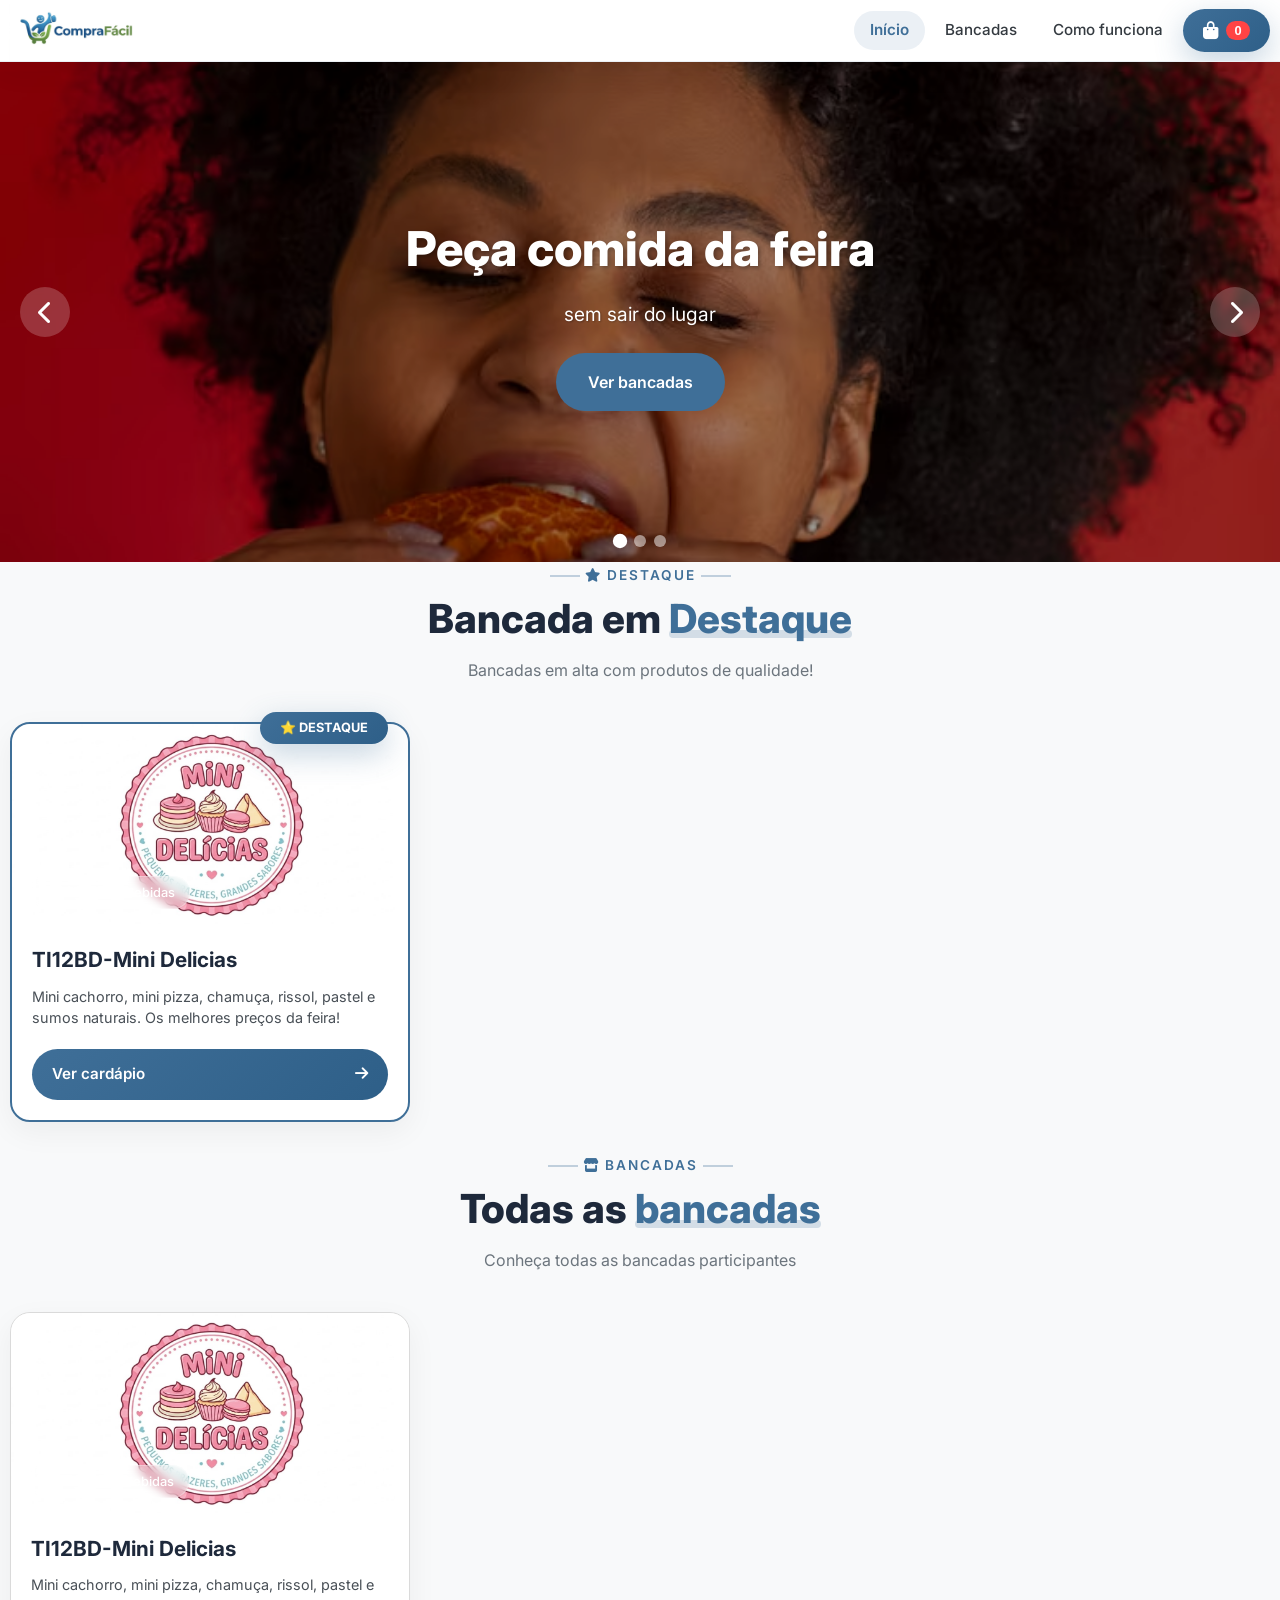
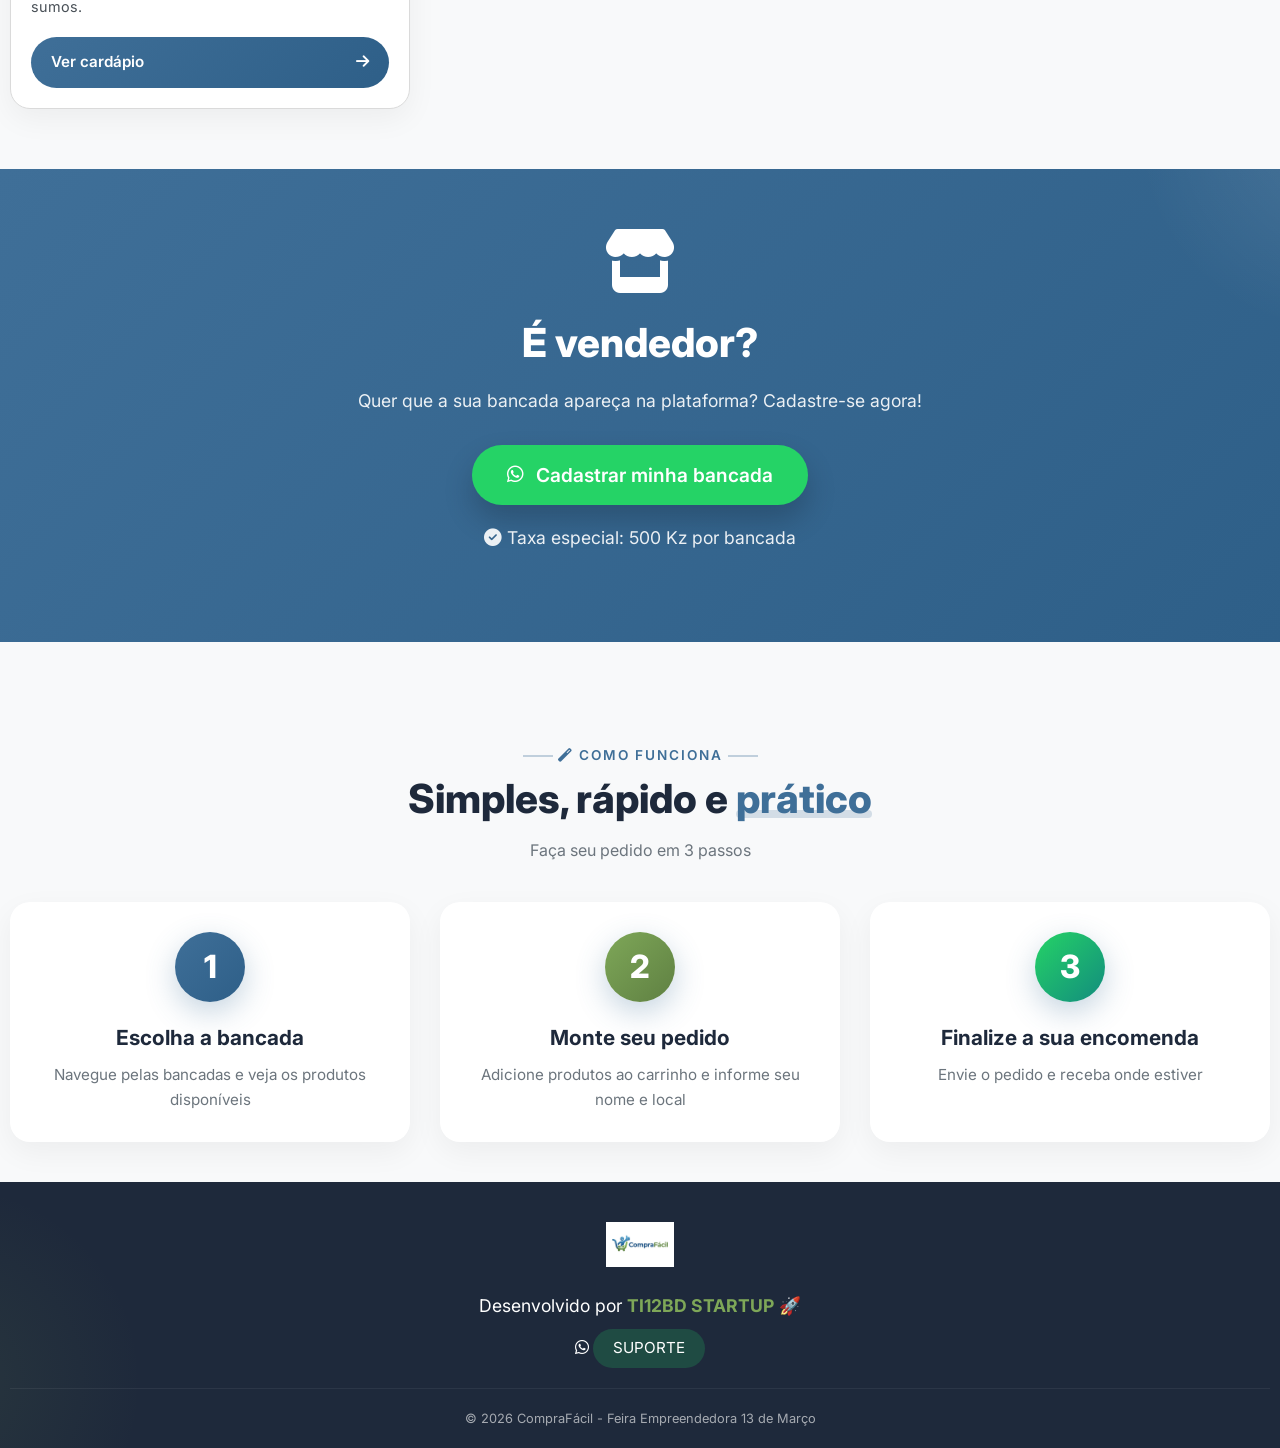
<file: CompraFácil/index.html>
<!DOCTYPE html>
<html lang="pt">
<head>
    <meta charset="UTF-8">
    <meta name="viewport" content="width=device-width, initial-scale=1.0">
    <title>CompraFácil - Feira Empreendedora 2026</title>
    
    <!-- CSS -->
    <link rel="stylesheet" href="css/estilo.css">
    
    <!-- Ícones (Font Awesome) -->
    <link rel="stylesheet" href="https://cdnjs.cloudflare.com/ajax/libs/font-awesome/6.4.0/css/all.min.css">
</head>
<body>
    <!-- =========================================== -->
    <!-- HEADER - Todas as páginas usam este header  -->
    <!-- =========================================== -->
    <header>
        <div class="container">
            <div class="logo-container">
                <!-- LOGO: Apenas a imagem (já contém o nome) -->
                <img src="imagens/logo/logo-comprafacil.jpg" alt="CompraFácil" class="logo-img">
            </div>
            
            <nav class="nav-menu">
                <a href="index.html" class="nav-link active">Início</a>
                <a href="#bancadas" class="nav-link">Bancadas</a>
                <a href="#como-funciona" class="nav-link">Como funciona</a>
                <!-- CARRINHO: O contador é atualizado pelo JavaScript -->
                <button class="carrinho-icone" id="carrinho-icone">
                    <i class="fas fa-shopping-bag"></i>
                    <span id="contador-carrinho">0</span>
                </button>
            </nav>
        </div>
    </header>

    <!-- =========================================== -->
    <!-- HERO SLIDESHOW - 3 IMAGENS                  -->
    <!-- =========================================== -->
    <section class="hero-slideshow">
        <div class="slide-container" id="slideContainer">
            <!-- Slide 1 -->
            <div class="slide active" style="background-image: url('imagens/hero/slide1.jpg');">
                <div class="slide-overlay"></div>
                <div class="slide-content">
                    <h2>Peça comida da feira</h2>
                    <p>sem sair do lugar</p>
                    <a href="#bancadas" class="slide-btn">Ver bancadas</a>
                </div>
            </div>
            
            <!-- Slide 2 -->
            <div class="slide" style="background-image: url('imagens/hero/slide2.jpg');">
                <div class="slide-overlay"></div>
                <div class="slide-content">
                    <h2>Mais de 20 alimentos diferentes para sí</h2>
                    <p>churrasco, pizzas, sumos e muito mais</p>
                    <a href="#bancadas" class="slide-btn">Ver cardápio</a>
                </div>
            </div>
            
            <!-- Slide 3 -->
            <div class="slide" style="background-image: url('imagens/hero/slide3.jpg');">
                <div class="slide-overlay"></div>
                <div class="slide-content">
                    <h2>Feira Empreendedora 13 Março 2026</h2>
                    <p>Faça já o seu pedido</p>
                    <a href="#como-funciona" class="slide-btn">Como funciona</a>
                </div>
            </div>
            
            <!-- Setas de navegação -->
            <div class="slide-arrow left" onclick="mudarSlide(-1)">
                <i class="fas fa-chevron-left"></i>
            </div>
            <div class="slide-arrow right" onclick="mudarSlide(1)">
                <i class="fas fa-chevron-right"></i>
            </div>
            
            <!-- Dots indicadores -->
            <div class="slide-dots">
                <span class="dot active" onclick="irParaSlide(0)"></span>
                <span class="dot" onclick="irParaSlide(1)"></span>
                <span class="dot" onclick="irParaSlide(2)"></span>
            </div>
        </div>
    </section>

    <!-- =========================================== -->
    <!-- SEÇÃO BANCADAS EM DESTAQUE                  -->
    <!-- =========================================== -->
    <section class="destaque-section">
        <div class="container">
            <div class="section-header">
                <span class="section-tag"><i class="fas fa-star"></i> DESTAQUE</span>
                <h2 class="section-title">Bancada em <span>Destaque</span></h2>
                <p class="section-subtitle">Bancadas em alta com produtos de qualidade!</p>
            </div>
            
            <!-- =========================================== -->
            <!-- COMENTÁRIO PARA PROGRAMADORES:              -->
            <!--/*                                                */
            /*  COMO ADICIONAR UMA NOVA BANCADA DESTAQUE:    */
            /*  1. Copiar o card abaixo                       */
            /*  2. Alterar:                                   */
            /*     - src da imagem                             */
            /*     - nome da bancada                           */
            /*     - descrição                                 */
            /*     - link (bancada.html?bancada=NOME)          */
            /*  3. Manter classe "destaque"                    */
            /* ========================================== */-->
            
            <div class="cards-grid">
                <!-- CARD BANCADA DESTAQUE - TI12BD -->
                <div class="bancada-card destaque">
                    <div class="card-imagem">
                        <img src="imagens/bancadas/ti12bd.jpg" alt="TI12BD" onerror="this.src='https://placehold.co/400x300/3F6F98/white?text=TI12BD'">
                        <div class="card-overlay"></div>
                        <span class="card-categoria"><i class="fas fa-utensils"></i> Salgados & Bebidas</span>
                    </div>
                    
                    <div class="card-conteudo">
                        <div class="card-header">
                            <h3>TI12BD-Mini Delicias</h3>
                        </div>
                        
                        <p class="card-descricao">
                            Mini cachorro, mini pizza, chamuça, rissol, pastel e sumos naturais. Os melhores preços da feira!
                        </p>
                        
                        <a href="bancada.html?bancada=TI12BD" class="card-btn">
                            Ver cardápio <span><i class="fas fa-arrow-right"></i></span>
                        </a>
                    </div>
                </div>
            </div>
        </div>
    </section>

    <!-- =========================================== -->
    <!-- SEÇÃO TODAS AS BANCADAS                     -->
    <!-- =========================================== -->
    <main>
        <div class="container">
            
            <div class="section-header" id="bancadas">
                <span class="section-tag"><i class="fas fa-store"></i> BANCADAS</span>
                <h2 class="section-title">Todas as <span>bancadas</span></h2>
                <p class="section-subtitle">Conheça todas as bancadas participantes</p>
            </div>
            
            <!-- Cards de Todas as Bancadas -->
            <div class="cards-grid" id="todas-bancadas">
                
                <!-- =========================================== -->
                <!-- COMENTÁRIO PARA PROGRAMADORES:              -->
                <!--/*                                                */
                /*  COMO ADICIONAR NOVA BANCADA:                 */
                /*  1. Copiar um card inteiro (div.bancada-card) */
                /*  2. Colar AQUI (dentro deste container)       */
                /*  3. Alterar:                                   */
                /*     - src da imagem                             */
                /*     - nome da bancada                           */
                /*     - descrição                                 */
                /*     - link (bancada.html?bancada=NOME)          */
                /*  4. Se for destaque, adicionar classe "destaque" */
                /* ========================================== -->
                
                <!-- CARD BANCADA 1 - TI12BD -->
                <div class="bancada-card">
                    <div class="card-imagem">
                        <img src="imagens/bancadas/ti12bd.jpg" alt="TI12BD" onerror="this.src='https://placehold.co/400x300/3F6F98/white?text=TI12BD'">
                        <div class="card-overlay"></div>
                        <span class="card-categoria"><i class="fas fa-utensils"></i> Salgados & Bebidas</span>
                    </div>
                    
                    <div class="card-conteudo">
                        <div class="card-header">
                            <h3>TI12BD-Mini Delicias</h3>
                        </div>
                        
                        <p class="card-descricao">
                            Mini cachorro, mini pizza, chamuça, rissol, pastel e sumos.
                        </p>
                        
                        <a href="bancada.html?bancada=TI12BD" class="card-btn">
                            Ver cardápio <span><i class="fas fa-arrow-right"></i></span>
                        </a>
                    </div>
                </div>
                
                <!-- =========================================== -->
                <!-- EXEMPLO DE COMO ADICIONAR NOVA BANCADA:    -->
                <!--/*                                              */
                /*  Descomente o código abaixo para adicionar   */
                /*  a bancada "Doces & Cia"                     */
                /* ========================================== -->
                
                <!-- 
                <div class="bancada-card">
                    <div class="card-imagem">
                        <img src="imagens/bancadas/doces.jpg" alt="Doces & Cia">
                        <span class="card-categoria">Doces</span>
                    </div>
                    <div class="card-conteudo">
                        <h3>Doces & Cia</h3>
                        <p>Bolos, cupcakes e doces tradicionais.</p>
                        <a href="bancada.html?bancada=Doces" class="card-btn">Ver cardápio</a>
                    </div>
                </div>
                -->
            </div>
        </div>
    </main>

    <!-- =========================================== -->
    <!-- SEÇÃO VENDA NA COMPRAFÁCIL                  -->
    <!-- =========================================== -->
    <section class="venda-section">
        <div class="container">
            <div class="venda-content">
                <i class="fas fa-store venda-icon"></i>
                <h2>É vendedor?</h2>
                <p>Quer que a sua bancada apareça na plataforma? Cadastre-se agora!</p>
                
                <a href="https://wa.me/244938080177?text=Olá! Gostaria de cadastrar minha bancada na CompraFácil para a feira do dia 13 de março. Pode me dar mais informações?" 
                   target="_blank" 
                   class="btn-whatsapp-grande">
                    <i class="fab fa-whatsapp"></i>
                    Cadastrar minha bancada
                </a>
                
                <p class="venda-taxa">
                    <i class="fas fa-check-circle"></i> Taxa especial: 500 Kz por bancada
                </p>
            </div>
        </div>
    </section>

    <!-- =========================================== -->
    <!-- SEÇÃO COMO FUNCIONA                         -->
    <!-- =========================================== -->
    <section class="como-funciona" id="como-funciona">
        <div class="container">
            <div class="section-header">
                <span class="section-tag"><i class="fas fa-magic"></i> COMO FUNCIONA</span>
                <h2 class="section-title">Simples, rápido e <span>prático</span></h2>
                <p class="section-subtitle">Faça seu pedido em 3 passos</p>
            </div>
            
            <div class="steps-container">
                <!-- Passo 1 -->
                <div class="step-card">
                    <div class="step-number">1</div>
                    <h3>Escolha a bancada</h3>
                    <p>Navegue pelas bancadas e veja os produtos disponíveis</p>
                </div>
                
                <!-- Passo 2 - AGORA VISÍVEL -->
                <div class="step-card">
                    <div class="step-number">2</div>
                    <h3>Monte seu pedido</h3>
                    <p>Adicione produtos ao carrinho e informe seu nome e local</p>
                </div>
                
                <!-- Passo 3 -->
                <div class="step-card">
                    <div class="step-number">3</div>
                    <h3>Finalize a sua encomenda</h3>
                    <p>Envie o pedido e receba onde estiver</p>
                </div>
            </div>
        </div>
    </section>

    <!-- =========================================== -->
    <!-- CARRINHO OVERLAY                            -->
    <!-- =========================================== -->
    <div id="carrinho-overlay" class="carrinho-overlay">
        <div class="carrinho-conteudo">
            <div class="carrinho-header">
                <h3><i class="fas fa-shopping-bag"></i> Meu Pedido</h3>
                <button id="fechar-carrinho" class="btn-fechar"><i class="fas fa-times"></i></button>
            </div>
            
            <div class="carrinho-itens" id="carrinho-itens">
                <div class="carrinho-vazio">
                    <i class="fas fa-shopping-cart"></i>
                    <p>Seu carrinho está vazio</p>
                </div>
            </div>
            
            <!-- FORMULÁRIO DO CLIENTE -->
            <div class="carrinho-form">
                <h4><i class="fas fa-user"></i> Dados para entrega</h4>
                
                <div class="form-group">
                    <label for="cliente-nome">Seu nome <span class="required">*</span></label>
                    <input type="text" id="cliente-nome" class="form-input" placeholder="Ex: João Silva" required>
                </div>
                
                <div class="form-group">
                    <label for="cliente-local">Local de entrega <span class="required">*</span></label>
                    <input type="text" id="cliente-local" class="form-input" placeholder="Ex: Sala de jogos" required>
                </div>
                
                <p class="form-nota">
                    <i class="fas fa-info-circle"></i> Pagamento no momento da entrega
                </p>
            </div>
            
            <!-- TOTAL -->
            <div class="carrinho-total">
                <span>Total:</span>
                <span id="total-carrinho">0 Kz</span>
            </div>
            
            <!-- BOTÕES -->
            <button id="finalizar-pedido" class="btn-whatsapp">
                <i class="fab fa-whatsapp"></i> Fazer a Encomenda
            </button>
            
            <button id="limpar-carrinho" class="btn-limpar">
                <i class="fas fa-trash"></i> Limpar Carrinho
            </button>
        </div>
    </div>

    <!-- =========================================== -->
    <!-- RODAPÉ                                      -->
    <!-- =========================================== -->
    <footer>
        <div class="container">
            <div class="footer-logo">
                <img src="imagens/logo/logo-comprafacil.jpg" alt="CompraFácil">
            </div>
            
            <p class="footer-dev">
                Desenvolvido por <strong>TI12BD STARTUP</strong> 🚀
            </p>
            
            <p class="footer-whatsapp">
                <i class="fab fa-whatsapp"></i> 
                <a href="https://wa.me/244938080177">SUPORTE</a>
            </p>
            
            <p class="footer-copy">
                © 2026 CompraFácil - Feira Empreendedora 13 de Março
            </p>
        </div>
    </footer>

    <!-- =========================================== -->
    <!-- SCRIPTS                                     -->
    <!-- =========================================== -->
    <script src="js/produtos.js"></script>
    <script src="js/carrinho.js"></script>
    <script src="js/whatsapp.js"></script>
    
    <!-- Script do Slideshow -->
    <script>
        let slideIndex = 0;
        const slides = document.querySelectorAll('.slide');
        const dots = document.querySelectorAll('.dot');
        let slideInterval;
        
        function mostrarSlide(n) {
            if (n >= slides.length) slideIndex = 0;
            if (n < 0) slideIndex = slides.length - 1;
            
            slides.forEach(slide => slide.classList.remove('active'));
            dots.forEach(dot => dot.classList.remove('active'));
            
            slides[slideIndex].classList.add('active');
            dots[slideIndex].classList.add('active');
        }
        
        function mudarSlide(n) {
            slideIndex += n;
            mostrarSlide(slideIndex);
            reiniciarIntervalo();
        }
        
        function irParaSlide(n) {
            slideIndex = n;
            mostrarSlide(slideIndex);
            reiniciarIntervalo();
        }
        
        function avancarSlide() {
            slideIndex++;
            mostrarSlide(slideIndex);
        }
        
        function iniciarSlideshow() {
            slideInterval = setInterval(avancarSlide, 9000); // 3 segundos
        }
        
        function reiniciarIntervalo() {
            clearInterval(slideInterval);
            iniciarSlideshow();
        }
        
        // Inicia o slideshow quando a página carrega
        document.addEventListener('DOMContentLoaded', function() {
            iniciarSlideshow();
        });
    </script>
</body>
</html>
</file>
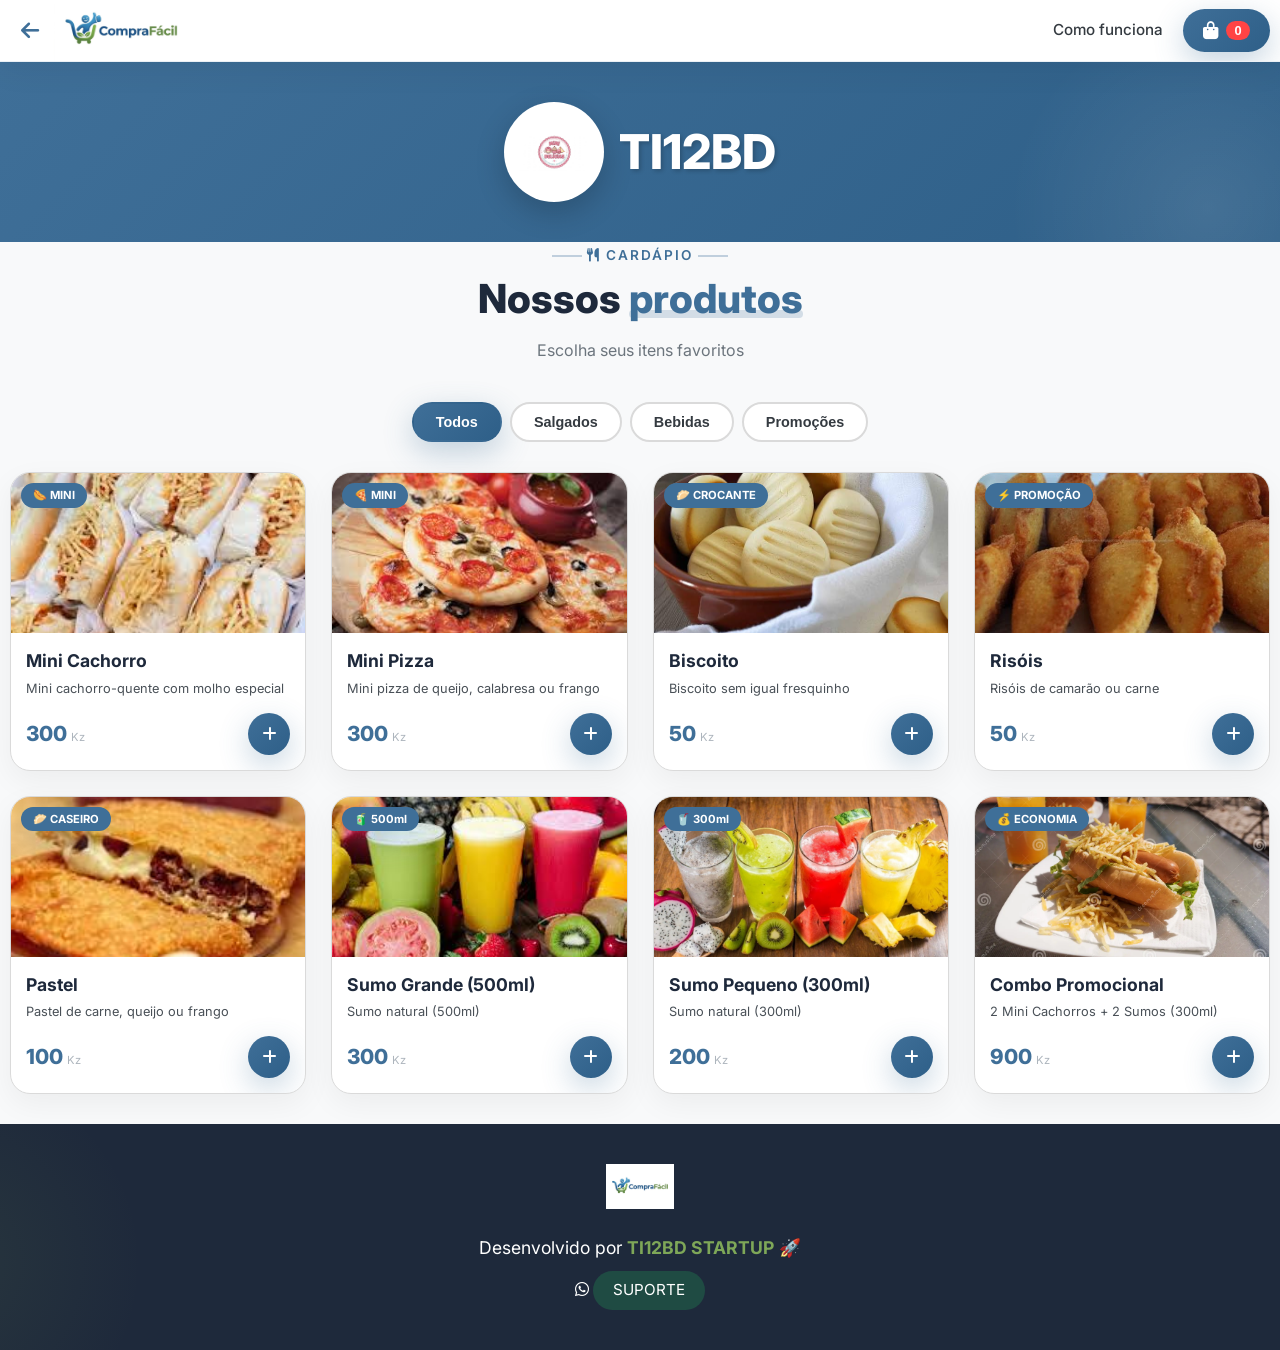
<file: CompraFácil/bancada.html>
<!DOCTYPE html>
<html lang="pt">
<head>
    <meta charset="UTF-8">
    <meta name="viewport" content="width=device-width, initial-scale=1.0">
    <title>CompraFácil - Bancada</title>
    
    <!-- CSS -->
    <link rel="stylesheet" href="css/estilo.css">
    
    <!-- Ícones -->
    <link rel="stylesheet" href="https://cdnjs.cloudflare.com/ajax/libs/font-awesome/6.4.0/css/all.min.css">
</head>
<body>
    <!-- =========================================== -->
    <!-- HEADER                                      -->
    <!-- =========================================== -->
    <header>
        <div class="container">
            <div class="logo-container">
                <a href="index.html" class="btn-voltar">
                    <i class="fas fa-arrow-left"></i>
                </a>
                <img src="imagens/logo/logo-comprafacil.jpg" alt="CompraFácil" class="logo-img">
            </div>
            
            <nav class="nav-menu">
                <a href="index.html#como-funciona" class="nav-link">Como funciona</a>
                <button class="carrinho-icone" id="carrinho-icone">
                    <i class="fas fa-shopping-bag"></i>
                    <span id="contador-carrinho">0</span>
                </button>
            </nav>
        </div>
    </header>

    <!-- =========================================== -->
    <!-- BANCADA HERO - COM LOGO DA BANCADA         -->
    <!-- =========================================== -->
    <section class="bancada-hero" id="bancada-hero">
        <div class="container">
            <div class="bancada-logo-container">
                <img src="imagens/bancadas/ti12bd.jpg" alt="Logo TI12BD" onerror="this.src='imagens/logo/logo-comprafacil.jpg'">
            </div>
            <h1 id="nome-bancada">Carregando...</h1>
        </div>
    </section>

    <!-- =========================================== -->
    <!-- PRODUTOS                                    -->
    <!-- =========================================== -->
    <main>
        <div class="container">
            
            <div class="section-header">
                <span class="section-tag"><i class="fas fa-utensils"></i> CARDÁPIO</span>
                <h2 class="section-title">Nossos <span>produtos</span></h2>
                <p class="section-subtitle">Escolha seus itens favoritos</p>
            </div>
            
            <!-- FILTROS -->
            <div class="filtros-container">
                <button class="filtro-btn active" data-filtro="todos">Todos</button>
                <button class="filtro-btn" data-filtro="salgado">Salgados</button>
                <button class="filtro-btn" data-filtro="bebida">Bebidas</button>
                <button class="filtro-btn" data-filtro="promoção">Promoções</button>
            </div>
            
            <!-- Grid de Produtos -->
            <div class="produtos-grid" id="lista-produtos">
                <!-- PRODUTOS SERÃO INSERIDOS VIA JAVASCRIPT -->
            </div>
            
        </div>
    </main>

    <!-- =========================================== -->
    <!-- CARRINHO OVERLAY                            -->
    <!-- =========================================== -->
    <div id="carrinho-overlay" class="carrinho-overlay">
        <div class="carrinho-conteudo">
            <div class="carrinho-header">
                <h3><i class="fas fa-shopping-bag"></i> Meu Pedido</h3>
                <button id="fechar-carrinho" class="btn-fechar"><i class="fas fa-times"></i></button>
            </div>
            
            <div class="carrinho-itens" id="carrinho-itens">
                <div class="carrinho-vazio">
                    <i class="fas fa-shopping-cart"></i>
                    <p>Seu carrinho está vazio</p>
                </div>
            </div>
            
            <!-- FORMULÁRIO DO CLIENTE -->
            <div class="carrinho-form">
                <h4><i class="fas fa-user"></i> Dados para entrega</h4>
                
                <div class="form-group">
                    <label for="cliente-nome">Seu nome <span class="required">*</span></label>
                    <input type="text" id="cliente-nome" class="form-input" placeholder="Ex: João Silva" required>
                </div>
                
                <div class="form-group">
                    <label for="cliente-local">Local de entrega <span class="required">*</span></label>
                    <input type="text" id="cliente-local" class="form-input" placeholder="Ex: Sala de jogos" required>
                </div>
                
                <p class="form-nota">
                    <i class="fas fa-info-circle"></i> Pagamento no momento da entrega
                </p>
            </div>
            
            <!-- TOTAL -->
            <div class="carrinho-total">
                <span>Total:</span>
                <span id="total-carrinho">0 Kz</span>
            </div>
            
            <!-- BOTÕES -->
            <button id="finalizar-pedido" class="btn-whatsapp">
                <i class="fab fa-whatsapp"></i> Fazer a Encomenda
            </button>
            
            <button id="limpar-carrinho" class="btn-limpar">
                <i class="fas fa-trash"></i> Limpar Carrinho
            </button>
        </div>
    </div>

    <!-- =========================================== -->
    <!-- RODAPÉ                                      -->
    <!-- =========================================== -->
    <footer>
        <div class="container">
            <div class="footer-logo">
                <img src="imagens/logo/logo-comprafacil.png" alt="CompraFácil">
            </div>
            
            <p class="footer-dev">
                Desenvolvido por <strong>TI12BD STARTUP</strong> 🚀
            </p>
            
            <p class="footer-whatsapp">
                <i class="fab fa-whatsapp"></i> 
                <a href="https://wa.me/244938080177">SUPORTE</a>
            </p>
        </div>
    </footer>

    <!-- =========================================== -->
    <!-- SCRIPTS                                     -->
    <!-- =========================================== -->
    <script src="js/produtos.js"></script>
    <script src="js/carrinho.js"></script>
    <script src="js/whatsapp.js"></script>
    
    <script>
        // ===========================================
        // DADOS DAS BANCADAS
        // ===========================================
        /* COMENTÁRIO PARA PROGRAMADORES:
           Para adicionar uma NOVA BANCADA:
           1. Copie todo o objeto "TI12BD" dentro de dadosBancadas
           2. Cole abaixo e altere:
              - nome: "Nome da Nova Bancada"
              - produtos: adicione os produtos seguindo o modelo
           3. Os produtos devem ter:
              - id: número único (use 201, 202, 203...)
              - nome: nome do produto
              - descricao: descrição curta
              - preco: número (sem Kz)
              - imagem: nome do arquivo (ex: "produto.jpg")
              - categoria: "salgado", "bebida", "promoção"
              - tag: texto curto de destaque (opcional)
        */
        
        const dadosBancadas = {
            "TI12BD": {
                nome: "TI12BD",
                produtos: [
                    { id: 101, nome: "Mini Cachorro", descricao: "Mini cachorro-quente com molho especial", preco: 300, imagem: "mini-cachorro.jpg", categoria: "salgado", tag: "🌭 MINI" },
                    { id: 102, nome: "Mini Pizza", descricao: "Mini pizza de queijo, calabresa ou frango", preco: 300, imagem: "mini-pizza.jpg", categoria: "salgado", tag: "🍕 MINI" },
                    { id: 103, nome: "Biscoito", descricao: "Biscoito sem igual fresquinho", preco: 50, imagem: "Biscoito.jpeg", categoria: "salgado", tag: "🥟 CROCANTE" },
                    { id: 104, nome: "Risóis", descricao: "Risóis de camarão ou carne", preco: 50, imagem: "risois.jpg", categoria: "salgado", tag: "⚡ PROMOÇÃO" },
                    { id: 105, nome: "Pastel", descricao: "Pastel de carne, queijo ou frango", preco: 100, imagem: "pastel.jpg", categoria: "salgado", tag: "🥟 CASEIRO" },
                    { id: 106, nome: "Sumo Grande (500ml)", descricao: "Sumo natural (500ml)", preco: 300, imagem: "sumo-500.jpg", categoria: "bebida", tag: "🧃 500ml" },
                    { id: 107, nome: "Sumo Pequeno (300ml)", descricao: "Sumo natural (300ml)", preco: 200, imagem: "sumo-300.jpg", categoria: "bebida", tag: "🥤 300ml" },
                    { id: 108, nome: "Combo Promocional", descricao: "2 Mini Cachorros + 2 Sumos (300ml)", preco: 900, imagem: "combo.jpg", categoria: "promoção", tag: "💰 ECONOMIA" }
                ]
            }
            
            // ===========================================
            // EXEMPLO DE NOVA BANCADA (descomente para usar)
            /*
            ,
            "Doces": {
                nome: "Doces & Cia",
                produtos: [
                    { id: 201, nome: "Bolo de Chocolate", descricao: "Fatia de bolo com cobertura", preco: 500, imagem: "bolo.jpg", categoria: "doce", tag: "🍰 CASEIRO" },
                    { id: 202, nome: "Cupcake", descricao: "Baunilha com chantilly", preco: 300, imagem: "cupcake.jpg", categoria: "doce", tag: "🧁 ESPECIAL" }
                ]
            }
            */
        };

        // ===========================================
        // FUNÇÃO PARA CARREGAR A BANCADA
        // ===========================================
        function carregarBancada() {
            const urlParams = new URLSearchParams(window.location.search);
            const nomeBancada = urlParams.get('bancada') || "TI12BD";
            
            const bancada = dadosBancadas[nomeBancada] || dadosBancadas["TI12BD"];
            
            // Atualiza o título
            document.getElementById('nome-bancada').textContent = bancada.nome;
            document.title = `CompraFácil - ${bancada.nome}`;
            
            // Carrega produtos
            const container = document.getElementById('lista-produtos');
            container.innerHTML = '';
            
            bancada.produtos.forEach(produto => {
                const card = document.createElement('div');
                card.className = 'produto-card';
                card.setAttribute('data-categoria', produto.categoria);
                
                card.innerHTML = `
                    <div class="produto-imagem">
                        <img src="imagens/produtos/${produto.imagem}" 
                             alt="${produto.nome}"
                             onerror="this.src='https://placehold.co/400x300/3F6F98/white?text=${produto.nome.replace(' ', '+')}'">
                        ${produto.tag ? `<span class="produto-tag">${produto.tag}</span>` : ''}
                    </div>
                    <div class="produto-info">
                        <h3>${produto.nome}</h3>
                        <p class="produto-descricao">${produto.descricao}</p>
                        <div class="produto-footer">
                            <span class="produto-preco">${produto.preco} <small>Kz</small></span>
                            <button class="btn-add" onclick="adicionarAoCarrinho({
                                id: ${produto.id},
                                nome: '${produto.nome.replace(/'/g, "\\'")}',
                                preco: ${produto.preco},
                                imagem: '${produto.imagem}',
                                bancada: '${bancada.nome}'
                            })">
                                <i class="fas fa-plus"></i>
                            </button>
                        </div>
                    </div>
                `;
                
                container.appendChild(card);
            });
        }

        // ===========================================
        // SISTEMA DE FILTROS
        // ===========================================
        function initFiltros() {
            const filtros = document.querySelectorAll('.filtro-btn');
            
            filtros.forEach(btn => {
                btn.addEventListener('click', function() {
                    filtros.forEach(b => b.classList.remove('active'));
                    this.classList.add('active');
                    
                    const filtro = this.getAttribute('data-filtro');
                    const produtos = document.querySelectorAll('.produto-card');
                    
                    produtos.forEach(prod => {
                        if (filtro === 'todos') {
                            prod.style.display = 'block';
                        } else {
                            const categoria = prod.getAttribute('data-categoria');
                            prod.style.display = categoria === filtro ? 'block' : 'none';
                        }
                    });
                });
            });
        }

        // ===========================================
        // INICIALIZAÇÃO
        // ===========================================
        window.onload = function() {
            carregarBancada();
            initFiltros();
            
            // Verifica se o carrinho já tem itens e atualiza
            if (typeof atualizarTodosContadores === 'function') {
                atualizarTodosContadores();
            }
        };
    </script>
</body>
</html>
</file>
<file: CompraFácil/css/estilo.css>
/* =========================================== */
/* COMPRAFÁCIL - CSS ULTRA MODERNO            */
/* COR PRINCIPAL: AZUL #3F6F98                */
/* ANIMAÇÕES VIBRANTES | 100% RESPONSIVO     */
/* =========================================== */

@import url('https://fonts.googleapis.com/css2?family=Inter:wght@300;400;500;600;700;800&display=swap');

:root {
    /* Cores - AZUL como principal */
    --azul-principal: #3F6F98;
    --azul-escuro: #2E5F88;
    --azul-claro: #5F8BB3;
    --azul-transparente: rgba(63, 111, 152, 0.1);
    
    /* Verde como secundário */
    --verde-destaque: #7EA758;
    
    /* Neutras */
    --branco: #FFFFFF;
    --cinza-100: #F8F9FA;
    --cinza-200: #E9ECEF;
    --cinza-300: #DADADA;
    --cinza-400: #ADB5BD;
    --cinza-500: #6C757D;
    --cinza-600: #495057;
    --cinza-700: #343A40;
    --cinza-800: #1E293B;
    --preto: #0F172A;
    
    /* Sombras */
    --sombra-suave: 0 10px 30px rgba(0, 0, 0, 0.05);
    --sombra-media: 0 15px 35px rgba(0, 0, 0, 0.1);
    --sombra-forte: 0 20px 40px rgba(0, 0, 0, 0.15);
    --sombra-azul: 0 10px 30px rgba(63, 111, 152, 0.3);
    
    /* Bordas */
    --borda-fina: 1px solid var(--cinza-300);
    --raio-pequeno: 8px;
    --raio-medio: 12px;
    --raio-grande: 20px;
    --raio-redondo: 50px;
    --raio-circular: 50%;
    
    /* Animações */
    --transicao-rapida: all 0.2s cubic-bezier(0.4, 0, 0.2, 1);
    --transicao-media: all 0.3s cubic-bezier(0.4, 0, 0.2, 1);
    --transicao-lenta: all 0.5s cubic-bezier(0.4, 0, 0.2, 1);
    --transicao-bounce: all 0.5s cubic-bezier(0.68, -0.55, 0.265, 1.55);
}

/* =========================================== */
/* RESET E BASE - SCROLL SUAVE                 */
/* =========================================== */
* {
    margin: 0;
    padding: 0;
    box-sizing: border-box;
}

html {
    scroll-behavior: smooth;
    font-size: 16px;
    width: 100%;
    overflow-x: hidden;
}

body {
    position: relative;
    font-family: 'Inter', sans-serif;
    background: var(--cinza-100);
    color: var(--cinza-800);
    line-height: 1.5;
    width: 100%;
    overflow-x: hidden;
}

header {
    position: sticky;
    top: 0;
    left: 0;
    background: rgba(255, 255, 255, 0.98);
    backdrop-filter: blur(10px);
    box-shadow: var(--sombra-suave);
    padding: 8px 0;
    z-index: 1000;
    border-bottom: 1px solid rgba(63, 111, 152, 0.1);
    transition: var(--transicao-media);
    width: 100%;
    overflow: hidden;
}

/* Container centralizado com padding responsivo */
.container {
    width: 100%;
    max-width: 1280px;
    margin: 0 auto;
    padding: 0 10px;
}


/* Para telas muito pequenas (273px e acima) */
@media (max-width: 320px) {
    .container {
        padding: 0 8px;
    }
}

/* Para telas extremamente pequenas (273px) */
@media (max-width: 280px) {
    .container {
        padding: 0 5px;
    }
    
    html {
        font-size: 14px;
    }
}

/* =========================================== */
/* ANIMAÇÕES GLOBAIS                           */
/* =========================================== */
@keyframes fadeInUp {
    from {
        opacity: 0;
        transform: translateY(30px);
    }
    to {
        opacity: 1;
        transform: translateY(0);
    }
}

@keyframes fadeInLeft {
    from {
        opacity: 0;
        transform: translateX(-30px);
    }
    to {
        opacity: 1;
        transform: translateX(0);
    }
}

@keyframes fadeInRight {
    from {
        opacity: 0;
        transform: translateX(30px);
    }
    to {
        opacity: 1;
        transform: translateX(0);
    }
}

@keyframes pulse {
    0%, 100% { transform: scale(1); }
    50% { transform: scale(1.1); }
}

@keyframes bounce {
    0%, 100% { transform: translateY(0); }
    50% { transform: translateY(-10px); }
}

@keyframes float {
    0%, 100% { transform: translateY(0px); }
    50% { transform: translateY(-10px); }
}

@keyframes slideInRight {
    from {
        transform: translateX(100%);
        opacity: 0;
    }
    to {
        transform: translateX(0);
        opacity: 1;
    }
}

@keyframes zoomIn {
    from {
        opacity: 0;
        transform: scale(0.9);
    }
    to {
        opacity: 1;
        transform: scale(1);
    }
}

@keyframes shake {
    0%, 100% { transform: translateX(0); }
    25% { transform: translateX(-5px); }
    75% { transform: translateX(5px); }
}

@keyframes spin {
    from { transform: rotate(0deg); }
    to { transform: rotate(360deg); }
}

/* =========================================== */
/* HEADER - SUPER RESPONSIVO                    */
/* =========================================== */


header:hover {
    box-shadow: var(--sombra-azul);
}

header .container {
    display: flex;
    align-items: center;
    justify-content: space-between;
    flex-wrap: nowrap;
    gap: 5px;
}

.logo-container {
    display: flex;
    align-items: center;
    gap: 5px;
    animation: fadeInLeft 0.5s ease;
    flex-shrink: 0;
}

.logo-img {
    --scale: 2;
    height: 60px;
    width: auto;
    max-width: 100px;
    transition: var(--transicao-bounce);
    margin-left: 2rem;
    scale: var(--scale);
}

@media (min-width: 768px) {
    .logo-img {
        height: 45px;
        max-width: 120px;
    }
}

.logo-img:hover {
    transform: rotate(5deg) scale(1.1);
}

/* Botão voltar */
.btn-voltar {
    color: var(--azul-principal);
    font-size: 1.2rem;
    width: 32px;
    height: 32px;
    display: flex;
    align-items: center;
    justify-content: center;
    border-radius: var(--raio-circular);
    transition: var(--transicao-media);
    text-decoration: none;
    flex-shrink: 0;
}

@media (min-width: 768px) {
    .btn-voltar {
        width: 40px;
        height: 40px;
        font-size: 1.3rem;
    }
}

.btn-voltar:hover {
    background: var(--azul-transparente);
    transform: scale(1.1) translateX(-3px);
}

/* Navegação - Totalmente flexível */
.nav-menu {
    display: flex;
    align-items: center;
    gap: 4px;
    flex-wrap: nowrap;
    justify-content: flex-end;
    flex: 1;
    min-width: 0; /* Permite que os itens encolham */
}

.nav-link {
    text-decoration: none;
    color: var(--cinza-700);
    font-weight: 500;
    font-size: 0.75rem;
    padding: 4px 6px;
    border-radius: var(--raio-redondo);
    transition: var(--transicao-media);
    white-space: nowrap;
}

@media (min-width: 360px) {
    .nav-link {
        font-size: 0.8rem;
        padding: 5px 8px;
    }
}

@media (min-width: 480px) {
    .nav-link {
        font-size: 0.85rem;
        padding: 6px 10px;
    }
}

@media (min-width: 768px) {
    .nav-link {
        font-size: 0.95rem;
        padding: 8px 16px;
    }
}

.nav-link::before {
    content: '';
    position: absolute;
    bottom: 0;
    left: 50%;
    width: 0;
    height: 2px;
    background: var(--azul-principal);
    transition: var(--transicao-media);
    transform: translateX(-50%);
}

.nav-link:hover::before {
    width: 80%;
}

.nav-link:hover {
    color: var(--azul-principal);
    background: var(--azul-transparente);
    transform: translateY(-2px);
}

.nav-link.active {
    color: var(--azul-principal);
    font-weight: 600;
    background: var(--azul-transparente);
}

/* Carrinho ícone - SEMPRE VISÍVEL E ALINHADO */
.carrinho-icone {
    background: linear-gradient(135deg, var(--azul-principal), var(--azul-escuro));
    color: white;
    padding: 6px 8px;
    border-radius: var(--raio-redondo);
    border: none;
    display: flex;
    align-items: center;
    gap: 3px;
    cursor: pointer;
    box-shadow: var(--sombra-azul);
    transition: var(--transicao-bounce);
    flex-shrink: 0;
    min-width: 40px;
    justify-content: center;
    position: relative;
    overflow: hidden;
}

@media (min-width: 360px) {
    .carrinho-icone {
        padding: 7px 10px;
        min-width: 45px;
        gap: 4px;
    }
}

@media (min-width: 480px) {
    .carrinho-icone {
        padding: 8px 12px;
        min-width: 50px;
        gap: 5px;
    }
}

@media (min-width: 768px) {
    .carrinho-icone {
        padding: 12px 20px;
        min-width: 70px;
        gap: 8px;
    }
}

.carrinho-icone::before {
    content: '';
    position: absolute;
    top: 50%;
    left: 50%;
    width: 0;
    height: 0;
    border-radius: var(--raio-circular);
    background: rgba(255, 255, 255, 0.3);
    transform: translate(-50%, -50%);
    transition: width 0.5s, height 0.5s;
}

.carrinho-icone:active::before {
    width: 200px;
    height: 200px;
}

.carrinho-icone:hover {
    transform: translateY(-3px) scale(1.05);
    box-shadow: 0 15px 35px rgba(63, 111, 152, 0.4);
}

.carrinho-icone i {
    font-size: 0.9rem;
}

@media (min-width: 768px) {
    .carrinho-icone i {
        font-size: 1.1rem;
    }
}

#contador-carrinho {
    background: #ff4444;
    color: white;
    padding: 2px 4px;
    border-radius: var(--raio-redondo);
    font-size: 0.65rem;
    font-weight: 700;
    min-width: 18px;
    text-align: center;
    transition: var(--transicao-media);
}

@media (min-width: 480px) {
    #contador-carrinho {
        padding: 2px 6px;
        font-size: 0.7rem;
        min-width: 20px;
    }
}

@media (min-width: 768px) {
    #contador-carrinho {
        padding: 2px 8px;
        font-size: 0.8rem;
        min-width: 24px;
    }
}

.carrinho-icone:hover #contador-carrinho {
    animation: pulse 1s infinite;
}

/* =========================================== */
/* CARRINHO FLUTUANTE - LATERAL INFERIOR DIREITO */
/* =========================================== */
.floating-cart {
    position: fixed;
    bottom: 20px;
    right: 20px;
    background: linear-gradient(135deg, var(--azul-principal), var(--azul-escuro));
    color: white;
    padding: 12px 20px;
    border-radius: 50px;
    box-shadow: var(--sombra-azul);
    z-index: 1500;
    cursor: pointer;
    transition: var(--transicao-bounce);
    display: flex;
    align-items: center;
    gap: 10px;
    border: 2px solid white;
    animation: float 3s infinite;
}

.floating-cart:hover {
    transform: scale(1.1);
    box-shadow: 0 20px 40px rgba(63, 111, 152, 0.5);
}

.floating-cart i {
    font-size: 1.3rem;
    animation: bounce 2s infinite;
}

.floating-cart-count {
    background: #ff4444;
    color: white;
    padding: 2px 8px;
    border-radius: 50px;
    font-weight: 700;
    font-size: 0.9rem;
    min-width: 24px;
    text-align: center;
}

.floating-cart-total {
    font-weight: 700;
    font-size: 1rem;
}

@media (max-width: 480px) {
    .floating-cart {
        bottom: 15px;
        right: 15px;
        padding: 10px 15px;
    }
    
    .floating-cart i {
        font-size: 1.1rem;
    }
    
    .floating-cart-total {
        font-size: 0.9rem;
    }
}

@media (max-width: 360px) {
    .floating-cart span:not(.floating-cart-count) {
        display: none;
    }
    
    .floating-cart {
        padding: 10px;
        border-radius: 50px;
    }
    
    .floating-cart i {
        margin-right: 0;
    }
}

/* =========================================== */
/* HERO SLIDESHOW - 3 IMAGENS                  */
/* =========================================== */
.hero-slideshow {
    position: relative;
    width: 100%;
    height: 350px;
    overflow: hidden;
}

@media (min-width: 768px) {
    .hero-slideshow {
        height: 500px;
    }
}

@media (max-width: 480px) {
    .hero-slideshow {
        height: 300px;
    }
}

@media (max-width: 360px) {
    .hero-slideshow {
        height: 250px;
    }
}

.slide-container {
    position: relative;
    width: 100%;
    height: 100%;
}

.slide {
    position: absolute;
    top: 0;
    left: 0;
    width: 100%;
    height: 100%;
    opacity: 0;
    transition: opacity 1s ease-in-out;
    background-size: cover;
    background-position: center;
    background-repeat: no-repeat;
    display: flex;
    align-items: center;
    justify-content: center;
}

.slide.active {
    opacity: 1;
}

.slide-content {
    text-align: center;
    color: white;
    z-index: 2;
    padding: 15px;
    max-width: 90%;
    animation: zoomIn 1s ease;
}

.slide-content h2 {
    font-size: clamp(1.2rem, 5vw, 3rem);
    font-weight: 800;
    margin-bottom: 8px;
    text-shadow: 2px 2px 4px rgba(0,0,0,0.3);
}

@media (min-width: 768px) {
    .slide-content h2 {
        margin-bottom: 15px;
    }
}

.slide-content p {
    font-size: clamp(0.8rem, 3vw, 1.2rem);
    margin-bottom: 10px;
    text-shadow: 1px 1px 2px rgba(0,0,0,0.3);
}

@media (min-width: 768px) {
    .slide-content p {
        margin-bottom: 25px;
    }
}

.slide-overlay {
    position: absolute;
    top: 0;
    left: 0;
    width: 100%;
    height: 100%;
    background: rgba(0, 0, 0, 0.4);
    z-index: 1;
}

.slide-btn {
    background: var(--azul-principal);
    color: white;
    text-decoration: none;
    padding: 8px 16px;
    border-radius: var(--raio-redondo);
    font-weight: 600;
    display: inline-block;
    transition: var(--transicao-bounce);
    border: 2px solid transparent;
    font-size: 0.8rem;
}

@media (min-width: 768px) {
    .slide-btn {
        padding: 15px 30px;
        font-size: 1rem;
    }
}

.slide-btn:hover {
    background: transparent;
    border-color: white;
    transform: scale(1.05);
}

/* Dots do slideshow */
.slide-dots {
    position: absolute;
    bottom: 15px;
    left: 50%;
    transform: translateX(-50%);
    display: flex;
    gap: 8px;
    z-index: 3;
}

.dot {
    width: 8px;
    height: 8px;
    border-radius: var(--raio-circular);
    background: rgba(255, 255, 255, 0.5);
    cursor: pointer;
    transition: var(--transicao-media);
}

@media (min-width: 768px) {
    .dot {
        width: 12px;
        height: 12px;
    }
}

.dot.active {
    background: white;
    transform: scale(1.2);
}

/* Setas do slideshow */
.slide-arrow {
    position: absolute;
    top: 50%;
    transform: translateY(-50%);
    width: 30px;
    height: 30px;
    background: rgba(255, 255, 255, 0.2);
    backdrop-filter: blur(5px);
    border-radius: var(--raio-circular);
    display: flex;
    align-items: center;
    justify-content: center;
    color: white;
    font-size: 1rem;
    cursor: pointer;
    z-index: 3;
    transition: var(--transicao-media);
}

@media (min-width: 768px) {
    .slide-arrow {
        width: 50px;
        height: 50px;
        font-size: 1.5rem;
    }
}

.slide-arrow:hover {
    background: var(--azul-principal);
    transform: translateY(-50%) scale(1.1);
}

.slide-arrow.left {
    left: 10px;
}

.slide-arrow.right {
    right: 10px;
}

@media (min-width: 768px) {
    .slide-arrow.left {
        left: 20px;
    }
    
    .slide-arrow.right {
        right: 20px;
    }
}

/* =========================================== */
/* SEÇÕES E TÍTULOS                            */
/* =========================================== */
.section-header {
    text-align: center;
    margin-bottom: 30px;
    animation: fadeInUp 0.8s ease;
    width: 100%;
}

@media (min-width: 768px) {
    .section-header {
        margin-bottom: 40px;
    }
}

.section-tag {
    color: var(--azul-principal);
    font-weight: 600;
    font-size: 0.7rem;
    text-transform: uppercase;
    letter-spacing: 1px;
    margin-bottom: 5px;
    display: inline-block;
    position: relative;
    padding: 0 15px;
}

@media (min-width: 768px) {
    .section-tag {
        font-size: 0.85rem;
        letter-spacing: 2px;
        margin-bottom: 10px;
        padding: 0 20px;
    }
}

.section-tag::before,
.section-tag::after {
    content: '';
    position: absolute;
    top: 50%;
    width: 15px;
    height: 1px;
    background: var(--azul-principal);
    opacity: 0.3;
}

@media (min-width: 768px) {
    .section-tag::before,
    .section-tag::after {
        width: 30px;
        height: 2px;
    }
}

.section-tag::before {
    left: -15px;
}

.section-tag::after {
    right: -15px;
}

.section-title {
    font-size: clamp(1.3rem, 5vw, 2.5rem);
    font-weight: 800;
    color: var(--cinza-800);
    margin-bottom: 10px;
    line-height: 1.2;
}

@media (min-width: 768px) {
    .section-title {
        margin-bottom: 15px;
    }
}

.section-title span {
    color: var(--azul-principal);
    position: relative;
    display: inline-block;
}

.section-title span::after {
    content: '';
    position: absolute;
    bottom: 3px;
    left: 0;
    width: 100%;
    height: 4px;
    background: rgba(63, 111, 152, 0.2);
    z-index: -1;
    border-radius: var(--raio-redondo);
}

@media (min-width: 768px) {
    .section-title span::after {
        bottom: 5px;
        height: 8px;
    }
}

.section-subtitle {
    color: var(--cinza-500);
    font-size: 0.85rem;
    max-width: 600px;
    margin: 0 auto;
    padding: 0 10px;
}

@media (min-width: 768px) {
    .section-subtitle {
        font-size: 1rem;
    }
}

/* =========================================== */
/* CARDS - SUPER ANIMADOS E RESPONSIVOS       */
/* =========================================== */
.cards-grid {
    display: grid;
    grid-template-columns: 1fr;
    gap: 15px;
    margin: 30px 0;
    width: 100%;
}

@media (min-width: 400px) {
    .cards-grid {
        grid-template-columns: repeat(2, 1fr);
        gap: 15px;
    }
}

@media (min-width: 600px) {
    .cards-grid {
        gap: 20px;
    }
}

@media (min-width: 768px) {
    .cards-grid {
        gap: 25px;
    }
}

@media (min-width: 992px) {
    .cards-grid {
        grid-template-columns: repeat(3, 1fr);
        gap: 30px;
    }
}

.produtos-grid {
    display: grid;
    grid-template-columns: 1fr;
    gap: 12px;
    margin: 30px 0;
    width: 100%;
}

@media (min-width: 380px) {
    .produtos-grid {
        grid-template-columns: repeat(2, 1fr);
        gap: 12px;
    }
}

@media (min-width: 600px) {
    .produtos-grid {
        gap: 15px;
    }
}

@media (min-width: 768px) {
    .produtos-grid {
        grid-template-columns: repeat(3, 1fr);
        gap: 20px;
    }
}

@media (min-width: 1024px) {
    .produtos-grid {
        grid-template-columns: repeat(4, 1fr);
        gap: 25px;
    }
}

/* Card de Bancada */
.bancada-card {
    background: white;
    border-radius: var(--raio-grande);
    overflow: hidden;
    box-shadow: var(--sombra-suave);
    transition: var(--transicao-bounce);
    border: var(--borda-fina);
    display: flex;
    flex-direction: column;
    position: relative;
    animation: fadeInUp 0.6s ease;
    animation-fill-mode: both;
    width: 100%;
    height: 100%;
}

.bancada-card:nth-child(1) { animation-delay: 0.1s; }
.bancada-card:nth-child(2) { animation-delay: 0.2s; }
.bancada-card:nth-child(3) { animation-delay: 0.3s; }
.bancada-card:nth-child(4) { animation-delay: 0.4s; }
.bancada-card:nth-child(5) { animation-delay: 0.5s; }
.bancada-card:nth-child(6) { animation-delay: 0.6s; }

.bancada-card:hover {
    transform: translateY(-8px) scale(1.01);
    box-shadow: var(--sombra-azul);
    border-color: var(--azul-principal);
}

@media (min-width: 768px) {
    .bancada-card:hover {
        transform: translateY(-10px) scale(1.02);
    }
}

.bancada-card.destaque {
    border: 2px solid var(--azul-principal);
    position: relative;
    overflow: visible;
}

.bancada-card.destaque::before {
    content: '⭐ DESTAQUE';
    position: absolute;
    top: -10px;
    right: 10px;
    background: linear-gradient(135deg, var(--azul-principal), var(--azul-escuro));
    color: white;
    padding: 4px 12px;
    border-radius: var(--raio-redondo);
    font-size: 0.65rem;
    font-weight: 700;
    z-index: 10;
    box-shadow: var(--sombra-azul);
    animation: pulse 2s infinite;
}

@media (min-width: 768px) {
    .bancada-card.destaque::before {
        top: -12px;
        right: 20px;
        padding: 6px 20px;
        font-size: 0.8rem;
    }
}

.card-imagem {
    height: 140px;
    border-radius: inherit;
    position: relative;
    overflow: hidden;
}

@media (min-width: 480px) {
    .card-imagem {
        height: 160px;
    }
}

@media (min-width: 768px) {
    .card-imagem {
        height: 180px;
    }
}

@media (min-width: 992px) {
    .card-imagem {
        height: 200px;
    }
}

.card-imagem img {
    width: 100%;
    height: 100%;
    object-fit: cover;
    transition: transform 0.6s;
}

.bancada-card:hover .card-imagem img {
    transform: scale(1.15);
}

.card-overlay {
    position: absolute;
    bottom: 0;
    left: 0;
    right: 0;
    height: 70px;
    background: linear-gradient(to top, rgba(0,0,0,0.7), transparent);
    opacity: 0;
    transition: var(--transicao-media);
}

.bancada-card:hover .card-overlay {
    opacity: 1;
}

.card-categoria {
    position: absolute;
    bottom: 10px;
    left: 10px;
    background: rgba(255,255,255,0.2);
    backdrop-filter: blur(5px);
    color: white;
    padding: 4px 10px;
    border-radius: var(--raio-redondo);
    font-size: 0.65rem;
    font-weight: 500;
    border: 1px solid rgba(255,255,255,0.3);
    transition: var(--transicao-media);
    z-index: 2;
}

@media (min-width: 768px) {
    .card-categoria {
        bottom: 15px;
        left: 15px;
        padding: 6px 14px;
        font-size: 0.8rem;
    }
}

.bancada-card:hover .card-categoria {
    background: var(--azul-principal);
    transform: translateY(-3px);
}

.card-conteudo {
    padding: 12px;
    flex: 1;
    display: flex;
    flex-direction: column;
}

@media (min-width: 768px) {
    .card-conteudo {
        padding: 20px;
    }
}

.card-header h3 {
    font-size: 1.1rem;
    font-weight: 700;
    color: var(--cinza-800);
    margin-bottom: 6px;
    transition: var(--transicao-media);
}

@media (min-width: 768px) {
    .card-header h3 {
        font-size: 1.3rem;
        margin-bottom: 10px;
    }
}

.bancada-card:hover .card-header h3 {
    color: var(--azul-principal);
}

.card-descricao {
    color: var(--cinza-600);
    font-size: 0.75rem;
    margin-bottom: 12px;
    line-height: 1.5;
    flex: 1;
}

@media (min-width: 768px) {
    .card-descricao {
        font-size: 0.9rem;
        margin-bottom: 20px;
    }
}

.card-btn {
    background: linear-gradient(135deg, var(--azul-principal), var(--azul-escuro));
    color: white;
    text-decoration: none;
    padding: 10px 12px;
    border-radius: var(--raio-redondo);
    display: flex;
    align-items: center;
    justify-content: space-between;
    font-weight: 600;
    transition: var(--transicao-bounce);
    border: none;
    width: 100%;
    cursor: pointer;
    margin-top: auto;
    position: relative;
    overflow: hidden;
    font-size: 0.8rem;
}

@media (min-width: 768px) {
    .card-btn {
        padding: 14px 20px;
        font-size: 0.95rem;
    }
}

.card-btn::before {
    content: '';
    position: absolute;
    top: 50%;
    left: 50%;
    width: 0;
    height: 0;
    border-radius: var(--raio-circular);
    background: rgba(255, 255, 255, 0.2);
    transform: translate(-50%, -50%);
    transition: width 0.6s, height 0.6s;
}

.card-btn:hover::before {
    width: 300px;
    height: 300px;
}

.card-btn:hover {
    background: var(--azul-escuro);
    transform: translateY(-2px);
    box-shadow: var(--sombra-azul);
}

@media (min-width: 768px) {
    .card-btn:hover {
        transform: translateY(-3px);
    }
}

.card-btn span {
    transition: transform 0.3s;
}

.card-btn:hover span {
    transform: translateX(5px);
}

@media (min-width: 768px) {
    .card-btn:hover span {
        transform: translateX(8px);
    }
}

/* Card de Produto */
.produto-card {
    background: white;
    border-radius: var(--raio-grande);
    overflow: hidden;
    box-shadow: var(--sombra-suave);
    transition: var(--transicao-bounce);
    border: var(--borda-fina);
    display: flex;
    flex-direction: column;
    position: relative;
    animation: fadeInUp 0.5s ease;
    animation-fill-mode: both;
    width: 100%;
    height: 100%;
}

.produto-card:nth-child(1) { animation-delay: 0.05s; }
.produto-card:nth-child(2) { animation-delay: 0.1s; }
.produto-card:nth-child(3) { animation-delay: 0.15s; }
.produto-card:nth-child(4) { animation-delay: 0.2s; }
.produto-card:nth-child(5) { animation-delay: 0.25s; }
.produto-card:nth-child(6) { animation-delay: 0.3s; }
.produto-card:nth-child(7) { animation-delay: 0.35s; }
.produto-card:nth-child(8) { animation-delay: 0.4s; }

.produto-card:hover {
    transform: translateY(-5px) scale(1.01);
    box-shadow: var(--sombra-azul);
    border-color: var(--azul-principal);
}

@media (min-width: 768px) {
    .produto-card:hover {
        transform: translateY(-8px) scale(1.02);
    }
}

.produto-imagem {
    height: 120px;
    position: relative;
    overflow: hidden;
}

@media (min-width: 480px) {
    .produto-imagem {
        height: 140px;
    }
}

@media (min-width: 768px) {
    .produto-imagem {
        height: 160px;
    }
}

.produto-imagem img {
    width: 100%;
    height: 100%;
    object-fit: cover;
    transition: transform 0.6s;
}

.produto-card:hover .produto-imagem img {
    transform: scale(1.15);
}

.produto-tag {
    position: absolute;
    top: 8px;
    left: 8px;
    background: var(--azul-principal);
    color: white;
    padding: 3px 8px;
    border-radius: var(--raio-redondo);
    font-size: 0.6rem;
    font-weight: 700;
    z-index: 2;
    box-shadow: var(--sombra-azul);
    animation: pulse 2s infinite;
}

@media (min-width: 768px) {
    .produto-tag {
        top: 10px;
        left: 10px;
        padding: 4px 12px;
        font-size: 0.7rem;
    }
}

.produto-info {
    padding: 10px;
    flex: 1;
    display: flex;
    flex-direction: column;
}

@media (min-width: 768px) {
    .produto-info {
        padding: 15px;
    }
}

.produto-info h3 {
    font-size: 0.9rem;
    font-weight: 700;
    color: var(--cinza-800);
    margin-bottom: 3px;
}

@media (min-width: 768px) {
    .produto-info h3 {
        font-size: 1.1rem;
        margin-bottom: 5px;
    }
}

.produto-descricao {
    color: var(--cinza-600);
    font-size: 0.65rem;
    margin-bottom: 8px;
    line-height: 1.4;
    flex: 1;
}

@media (min-width: 768px) {
    .produto-descricao {
        font-size: 0.8rem;
        margin-bottom: 15px;
    }
}

.produto-footer {
    display: flex;
    justify-content: space-between;
    align-items: center;
    margin-top: auto;
}

.produto-preco {
    font-size: 1rem;
    font-weight: 800;
    color: var(--azul-principal);
    transition: var(--transicao-media);
}

@media (min-width: 768px) {
    .produto-preco {
        font-size: 1.3rem;
    }
}

.produto-card:hover .produto-preco {
    transform: scale(1.1);
}

.produto-preco small {
    font-size: 0.6rem;
    font-weight: 400;
    color: var(--cinza-400);
}

@media (min-width: 768px) {
    .produto-preco small {
        font-size: 0.7rem;
    }
}

.btn-add {
    background: linear-gradient(135deg, var(--azul-principal), var(--azul-escuro));
    color: white;
    border: none;
    width: 32px;
    height: 32px;
    border-radius: var(--raio-circular);
    font-size: 0.8rem;
    cursor: pointer;
    transition: var(--transicao-bounce);
    display: flex;
    align-items: center;
    justify-content: center;
    box-shadow: var(--sombra-azul);
    position: relative;
    overflow: hidden;
}

@media (min-width: 768px) {
    .btn-add {
        width: 42px;
        height: 42px;
        font-size: 1rem;
    }
}

.btn-add::before {
    content: '';
    position: absolute;
    top: 50%;
    left: 50%;
    width: 0;
    height: 0;
    border-radius: var(--raio-circular);
    background: rgba(255, 255, 255, 0.3);
    transform: translate(-50%, -50%);
    transition: width 0.5s, height 0.5s;
}

.btn-add:active::before {
    width: 60px;
    height: 60px;
}

@media (min-width: 768px) {
    .btn-add:active::before {
        width: 80px;
        height: 80px;
    }
}

.btn-add:hover {
    transform: scale(1.1) rotate(90deg);
    box-shadow: 0 10px 25px rgba(63, 111, 152, 0.5);
}

@media (min-width: 768px) {
    .btn-add:hover {
        transform: scale(1.15) rotate(90deg);
    }
}

.btn-add i {
    transition: var(--transicao-media);
}

.btn-add:hover i {
    transform: scale(1.2);
}

/* =========================================== */
/* FILTROS - ANIMADOS                          */
/* =========================================== */
.filtros-container {
    display: flex;
    gap: 5px;
    justify-content: center;
    margin-bottom: 20px;
    flex-wrap: wrap;
    animation: fadeInUp 0.6s ease;
    width: 100%;
}

@media (min-width: 768px) {
    .filtros-container {
        gap: 8px;
        margin-bottom: 30px;
    }
}

.filtro-btn {
    background: var(--branco);
    color: var(--cinza-700);
    border: 1px solid var(--cinza-300);
    padding: 6px 12px;
    border-radius: var(--raio-redondo);
    font-size: 0.7rem;
    font-weight: 600;
    cursor: pointer;
    transition: var(--transicao-bounce);
    position: relative;
    overflow: hidden;
    white-space: nowrap;
}

@media (min-width: 480px) {
    .filtro-btn {
        padding: 8px 16px;
        font-size: 0.8rem;
    }
}

@media (min-width: 768px) {
    .filtro-btn {
        padding: 10px 22px;
        font-size: 0.9rem;
        border: 2px solid var(--cinza-300);
    }
}

.filtro-btn::before {
    content: '';
    position: absolute;
    top: 50%;
    left: 50%;
    width: 0;
    height: 0;
    border-radius: var(--raio-circular);
    background: rgba(63, 111, 152, 0.2);
    transform: translate(-50%, -50%);
    transition: width 0.5s, height 0.5s;
}

.filtro-btn:hover::before {
    width: 150px;
    height: 150px;
}

@media (min-width: 768px) {
    .filtro-btn:hover::before {
        width: 200px;
        height: 200px;
    }
}

.filtro-btn:hover {
    border-color: var(--azul-principal);
    color: var(--azul-principal);
    transform: translateY(-2px);
    box-shadow: var(--sombra-azul);
}

@media (min-width: 768px) {
    .filtro-btn:hover {
        transform: translateY(-3px);
    }
}

.filtro-btn.active {
    background: linear-gradient(135deg, var(--azul-principal), var(--azul-escuro));
    color: white;
    border-color: transparent;
    box-shadow: var(--sombra-azul);
}

/* =========================================== */
/* BANCADA HERO - COM LOGO                      */
/* =========================================== */
.bancada-hero {
    background: linear-gradient(135deg, var(--azul-principal), var(--azul-escuro));
    padding: 25px 0;
    color: white;
    position: relative;
    overflow: hidden;
}

@media (min-width: 768px) {
    .bancada-hero {
        padding: 40px 0;
    }
}

.bancada-hero::before {
    content: '';
    position: absolute;
    top: -30%;
    right: -10%;
    width: 200px;
    height: 200px;
    background: radial-gradient(circle, rgba(255,255,255,0.1) 0%, transparent 70%);
    border-radius: var(--raio-circular);
    animation: float 6s infinite;
}

@media (min-width: 768px) {
    .bancada-hero::before {
        width: 400px;
        height: 400px;
    }
}

.bancada-hero .container {
    position: relative;
    z-index: 2;
    display: flex;
    align-items: center;
    justify-content: center;
    gap: 15px;
    flex-wrap: wrap;
}

.bancada-logo-container {
    width: 70px;
    height: 70px;
    background: white;
    border-radius: var(--raio-circular);
    display: flex;
    align-items: center;
    justify-content: center;
    box-shadow: 0 10px 30px rgba(0,0,0,0.2);
    animation: float 3s infinite;
}

@media (min-width: 768px) {
    .bancada-logo-container {
        width: 100px;
        height: 100px;
    }
}

.bancada-logo-container img {
    width: 60%;
    height: 60%;
    object-fit: contain;
}

@media (min-width: 768px) {
    .bancada-logo-container img {
        width: 70%;
        height: 70%;
    }
}

.bancada-hero h1 {
    font-size: clamp(1.3rem, 5vw, 2.5rem);
    font-weight: 800;
    text-shadow: 2px 2px 4px rgba(0,0,0,0.2);
}

@media (min-width: 768px) {
    .bancada-hero h1 {
        font-size: clamp(2rem, 6vw, 3rem);
    }
}

/* =========================================== */
/* CARRINHO OVERLAY - MODERNO                  */
/* =========================================== */
.carrinho-overlay {
    display: none;
    position: fixed;
    top: 0;
    right: 0;
    width: 100%;
    height: 100%;
    background: rgba(0, 0, 0, 0.5);
    backdrop-filter: blur(5px);
    z-index: 2000;
    justify-content: flex-end;
}

.carrinho-overlay.active {
    display: flex;
}

.carrinho-conteudo {
    background: white;
    width: 100%;
    max-width: 350px;
    height: 100%;
    overflow-y: auto;
    padding: 20px;
    box-shadow: -10px 0 30px rgba(0, 0, 0, 0.1);
    animation: slideInRight 0.3s ease;
}

@media (min-width: 768px) {
    .carrinho-conteudo {
        max-width: 400px;
        padding: 25px;
    }
}

.carrinho-header {
    display: flex;
    justify-content: space-between;
    align-items: center;
    margin-bottom: 20px;
    padding-bottom: 10px;
    border-bottom: 2px solid var(--cinza-300);
}

@media (min-width: 768px) {
    .carrinho-header {
        margin-bottom: 25px;
        padding-bottom: 15px;
    }
}

.carrinho-header h3 {
    font-size: 1.2rem;
    font-weight: 700;
    color: var(--azul-principal);
    display: flex;
    align-items: center;
    gap: 8px;
}

@media (min-width: 768px) {
    .carrinho-header h3 {
        font-size: 1.4rem;
        gap: 10px;
    }
}

.carrinho-header h3 i {
    animation: bounce 2s infinite;
}

.btn-fechar {
    background: none;
    border: none;
    font-size: 1.5rem;
    color: var(--cinza-400);
    cursor: pointer;
    width: 35px;
    height: 35px;
    border-radius: var(--raio-circular);
    display: flex;
    align-items: center;
    justify-content: center;
    transition: var(--transicao-media);
}

@media (min-width: 768px) {
    .btn-fechar {
        font-size: 1.8rem;
        width: 40px;
        height: 40px;
    }
}

.btn-fechar:hover {
    background: #ff4444;
    color: white;
    transform: rotate(90deg);
}

/* Itens do carrinho */
.carrinho-itens {
    max-height: 250px;
    overflow-y: auto;
    margin-bottom: 15px;
}

@media (min-width: 768px) {
    .carrinho-itens {
        max-height: 300px;
        margin-bottom: 20px;
    }
}

.carrinho-vazio {
    text-align: center;
    padding: 30px 0;
    color: var(--cinza-400);
}

@media (min-width: 768px) {
    .carrinho-vazio {
        padding: 40px 0;
    }
}

.carrinho-vazio i {
    font-size: 2.5rem;
    margin-bottom: 10px;
    opacity: 0.3;
    animation: bounce 2s infinite;
}

@media (min-width: 768px) {
    .carrinho-vazio i {
        font-size: 3rem;
        margin-bottom: 15px;
    }
}

.carrinho-item {
    display: flex;
    gap: 10px;
    padding: 10px 0;
    border-bottom: var(--borda-fina);
    animation: fadeInUp 0.3s ease;
}

.carrinho-item-imagem {
    width: 50px;
    height: 50px;
    border-radius: var(--raio-medio);
    overflow: hidden;
    flex-shrink: 0;
}

@media (min-width: 768px) {
    .carrinho-item-imagem {
        width: 60px;
        height: 60px;
    }
}

.carrinho-item-imagem img {
    width: 100%;
    height: 100%;
    object-fit: cover;
}

.carrinho-item-info {
    flex: 1;
    min-width: 0; /* Previne overflow */
}

.carrinho-item-nome {
    font-weight: 600;
    color: var(--cinza-800);
    margin-bottom: 2px;
    font-size: 0.85rem;
    white-space: nowrap;
    overflow: hidden;
    text-overflow: ellipsis;
    max-width: 150px;
}

@media (min-width: 768px) {
    .carrinho-item-nome {
        font-size: 0.95rem;
        margin-bottom: 3px;
        max-width: 200px;
    }
}

.carrinho-item-preco {
    color: var(--azul-principal);
    font-weight: 700;
    font-size: 0.8rem;
}

@media (min-width: 768px) {
    .carrinho-item-preco {
        font-size: 0.9rem;
    }
}

.carrinho-item-bancada {
    font-size: 0.6rem;
    color: var(--cinza-500);
    margin-bottom: 3px;
}

@media (min-width: 768px) {
    .carrinho-item-bancada {
        font-size: 0.7rem;
        margin-bottom: 5px;
    }
}

.carrinho-item-acoes {
    display: flex;
    align-items: center;
    gap: 5px;
    margin-top: 3px;
    flex-wrap: wrap;
}

@media (min-width: 768px) {
    .carrinho-item-acoes {
        gap: 8px;
        margin-top: 5px;
    }
}

.btn-qtd {
    background: var(--cinza-200);
    border: none;
    width: 24px;
    height: 24px;
    border-radius: var(--raio-circular);
    font-weight: 700;
    cursor: pointer;
    transition: var(--transicao-media);
    display: flex;
    align-items: center;
    justify-content: center;
    font-size: 0.8rem;
}

@media (min-width: 768px) {
    .btn-qtd {
        width: 28px;
        height: 28px;
        font-size: 0.9rem;
    }
}

.btn-qtd:hover {
    background: var(--azul-principal);
    color: white;
    transform: scale(1.1);
}

.item-qtd {
    font-weight: 600;
    min-width: 20px;
    text-align: center;
    font-size: 0.8rem;
}

@media (min-width: 768px) {
    .item-qtd {
        min-width: 30px;
        font-size: 0.9rem;
    }
}

.btn-remover {
    background: none;
    border: none;
    color: #ff4444;
    cursor: pointer;
    margin-left: auto;
    width: 24px;
    height: 24px;
    border-radius: var(--raio-circular);
    display: flex;
    align-items: center;
    justify-content: center;
    transition: var(--transicao-media);
    font-size: 0.8rem;
}

@media (min-width: 768px) {
    .btn-remover {
        width: 28px;
        height: 28px;
        font-size: 0.9rem;
    }
}

.btn-remover:hover {
    background: #ff4444;
    color: white;
    transform: rotate(90deg);
}

/* Formulário */
.carrinho-form {
    background: var(--cinza-100);
    padding: 15px;
    border-radius: var(--raio-medio);
    margin: 15px 0;
}

@media (min-width: 768px) {
    .carrinho-form {
        padding: 20px;
        margin: 20px 0;
    }
}

.carrinho-form h4 {
    color: var(--azul-principal);
    margin-bottom: 12px;
    font-size: 0.9rem;
    font-weight: 600;
}

@media (min-width: 768px) {
    .carrinho-form h4 {
        font-size: 1rem;
        margin-bottom: 15px;
    }
}

.form-group {
    margin-bottom: 12px;
}

@media (min-width: 768px) {
    .form-group {
        margin-bottom: 15px;
    }
}

.form-group label {
    display: block;
    margin-bottom: 4px;
    font-size: 0.75rem;
    font-weight: 500;
    color: var(--cinza-700);
}

@media (min-width: 768px) {
    .form-group label {
        font-size: 0.85rem;
        margin-bottom: 5px;
    }
}

.required {
    color: #ff4444;
}

.form-input {
    width: 100%;
    padding: 8px 10px;
    border: 1px solid var(--cinza-300);
    border-radius: var(--raio-medio);
    font-size: 0.8rem;
    transition: var(--transicao-media);
}

@media (min-width: 768px) {
    .form-input {
        padding: 10px 12px;
        font-size: 0.9rem;
        border: 2px solid var(--cinza-300);
    }
}

.form-input:focus {
    outline: none;
    border-color: var(--azul-principal);
    box-shadow: 0 0 0 2px rgba(63, 111, 152, 0.1);
}

@media (min-width: 768px) {
    .form-input:focus {
        box-shadow: 0 0 0 3px rgba(63, 111, 152, 0.1);
    }
}

.form-nota {
    font-size: 0.65rem;
    color: var(--cinza-500);
    margin-top: 5px;
}

@media (min-width: 768px) {
    .form-nota {
        font-size: 0.75rem;
    }
}

/* Total */
.carrinho-total {
    background: linear-gradient(135deg, var(--azul-principal), var(--azul-escuro));
    color: white;
    padding: 15px;
    border-radius: var(--raio-medio);
    display: flex;
    justify-content: space-between;
    align-items: center;
    font-weight: 700;
    margin: 15px 0;
    animation: pulse 2s infinite;
}

@media (min-width: 768px) {
    .carrinho-total {
        padding: 18px;
        margin: 20px 0;
    }
}

#total-carrinho {
    font-size: 1.1rem;
}

@media (min-width: 768px) {
    #total-carrinho {
        font-size: 1.3rem;
    }
}

/* Botões */
.btn-whatsapp {
    background: linear-gradient(135deg, #25D366, #128C7E);
    color: white;
    border: none;
    padding: 12px;
    border-radius: var(--raio-redondo);
    font-size: 0.9rem;
    font-weight: 600;
    cursor: pointer;
    display: flex;
    align-items: center;
    justify-content: center;
    gap: 8px;
    width: 100%;
    transition: var(--transicao-bounce);
    position: relative;
    overflow: hidden;
}

@media (min-width: 768px) {
    .btn-whatsapp {
        padding: 15px;
        font-size: 1rem;
        gap: 10px;
    }
}

.btn-whatsapp::before {
    content: '';
    position: absolute;
    top: 50%;
    left: 50%;
    width: 0;
    height: 0;
    border-radius: var(--raio-circular);
    background: rgba(255, 255, 255, 0.2);
    transform: translate(-50%, -50%);
    transition: width 0.6s, height 0.6s;
}

.btn-whatsapp:hover::before {
    width: 300px;
    height: 300px;
}

.btn-whatsapp:hover {
    transform: translateY(-2px) scale(1.01);
    box-shadow: 0 15px 30px rgba(37, 211, 102, 0.4);
}

@media (min-width: 768px) {
    .btn-whatsapp:hover {
        transform: translateY(-3px) scale(1.02);
    }
}

.btn-limpar {
    background: transparent;
    color: #ff4444;
    border: 1px solid #ff4444;
    padding: 10px;
    border-radius: var(--raio-redondo);
    font-size: 0.8rem;
    font-weight: 600;
    cursor: pointer;
    width: 100%;
    margin-top: 8px;
    transition: var(--transicao-media);
}

@media (min-width: 768px) {
    .btn-limpar {
        padding: 12px;
        font-size: 0.9rem;
        margin-top: 10px;
        border: 2px solid #ff4444;
    }
}

.btn-limpar:hover {
    background: #ff4444;
    color: white;
    transform: translateY(-2px);
    box-shadow: 0 10px 20px rgba(255, 68, 68, 0.3);
}

/* =========================================== */
/* NOTIFICAÇÕES - VERDE COM BRANCO             */
/* =========================================== */
.notificacao-personalizada {
    position: fixed;
    top: 20px;
    right: 20px;
    background: #4CAF50;
    color: white;
    padding: 12px 20px;
    border-radius: 50px;
    box-shadow: 0 10px 30px rgba(76, 175, 80, 0.4);
    display: flex;
    align-items: center;
    gap: 10px;
    z-index: 9999;
    transform: translateX(400px);
    transition: transform 0.3s cubic-bezier(0.68, -0.55, 0.265, 1.55);
    font-weight: 500;
    border-left: 5px solid #2E7D32;
    max-width: 90%;
}

@media (min-width: 768px) {
    .notificacao-personalizada {
        padding: 15px 25px;
        gap: 12px;
    }
}

.notificacao-personalizada.show {
    transform: translateX(0);
}

.notificacao-personalizada.notificacao-warning {
    background: #ff9800;
    border-left-color: #f57c00;
}

.notificacao-personalizada.notificacao-info {
    background: var(--azul-principal);
    border-left-color: var(--azul-escuro);
}

.notificacao-icone {
    font-size: 1.2rem;
}

@media (min-width: 768px) {
    .notificacao-icone {
        font-size: 1.5rem;
    }
}

.notificacao-mensagem {
    font-size: 0.85rem;
}

@media (min-width: 768px) {
    .notificacao-mensagem {
        font-size: 1rem;
    }
}

/* =========================================== */
/* SEÇÃO VENDA                                 */
/* =========================================== */
.venda-section {
    background: linear-gradient(135deg, var(--azul-principal), var(--azul-escuro));
    color: white;
    padding: 40px 0;
    margin: 40px 0;
    position: relative;
    overflow: hidden;
}

@media (min-width: 768px) {
    .venda-section {
        padding: 60px 0;
        margin: 60px 0;
    }
}

.venda-section::before {
    content: '';
    position: absolute;
    top: -50%;
    right: -20%;
    width: 200px;
    height: 200px;
    background: radial-gradient(circle, rgba(255,255,255,0.1) 0%, transparent 70%);
    border-radius: var(--raio-circular);
    animation: float 6s infinite;
}

@media (min-width: 768px) {
    .venda-section::before {
        width: 400px;
        height: 400px;
    }
}

.venda-content {
    max-width: 500px;
    margin: 0 auto;
    text-align: center;
    position: relative;
    z-index: 2;
    animation: fadeInUp 0.8s ease;
    padding: 0 15px;
}

@media (min-width: 768px) {
    .venda-content {
        max-width: 600px;
    }
}

.venda-icon {
    font-size: 3rem;
    margin-bottom: 15px;
    animation: bounce 2s infinite;
}

@media (min-width: 768px) {
    .venda-icon {
        font-size: 4rem;
        margin-bottom: 20px;
    }
}

.venda-content h2 {
    font-size: 1.8rem;
    font-weight: 800;
    margin-bottom: 10px;
}

@media (min-width: 768px) {
    .venda-content h2 {
        font-size: 2.5rem;
        margin-bottom: 15px;
    }
}

.venda-content p {
    font-size: 0.95rem;
    margin-bottom: 20px;
    opacity: 0.9;
}

@media (min-width: 768px) {
    .venda-content p {
        font-size: 1.1rem;
        margin-bottom: 30px;
    }
}

.btn-whatsapp-grande {
    background: #25D366;
    color: white;
    text-decoration: none;
    padding: 12px 25px;
    border-radius: var(--raio-redondo);
    font-size: 1rem;
    font-weight: 600;
    display: inline-flex;
    align-items: center;
    gap: 10px;
    box-shadow: 0 15px 30px rgba(0,0,0,0.2);
    transition: var(--transicao-bounce);
    position: relative;
    overflow: hidden;
}

@media (min-width: 768px) {
    .btn-whatsapp-grande {
        padding: 16px 35px;
        font-size: 1.2rem;
        gap: 12px;
    }
}

.btn-whatsapp-grande::before {
    content: '';
    position: absolute;
    top: 50%;
    left: 50%;
    width: 0;
    height: 0;
    border-radius: var(--raio-circular);
    background: rgba(255, 255, 255, 0.2);
    transform: translate(-50%, -50%);
    transition: width 0.6s, height 0.6s;
}

.btn-whatsapp-grande:hover::before {
    width: 300px;
    height: 300px;
}

.btn-whatsapp-grande:hover {
    background: #128C7E;
    transform: translateY(-3px) scale(1.02);
    box-shadow: 0 20px 40px rgba(37, 211, 102, 0.4);
}

@media (min-width: 768px) {
    .btn-whatsapp-grande:hover {
        transform: translateY(-5px) scale(1.05);
    }
}

.btn-whatsapp-grande i {
    animation: pulse 2s infinite;
}

.venda-taxa {
    margin-top: 15px;
    font-size: 0.8rem;
    opacity: 0.8;
}

@media (min-width: 768px) {
    .venda-taxa {
        margin-top: 20px;
        font-size: 0.9rem;
    }
}

/* =========================================== */
/* COMO FUNCIONA - PASSO 2 VISÍVEL             */
/* =========================================== */
.como-funciona {
    padding: 30px 0;
}

@media (min-width: 768px) {
    .como-funciona {
        padding: 40px 0;
    }
}

.steps-container {
    display: grid;
    grid-template-columns: 1fr;
    gap: 15px;
    margin-top: 30px;
    width: 100%;
}

@media (min-width: 500px) {
    .steps-container {
        grid-template-columns: repeat(2, 1fr);
    }
}

@media (min-width: 768px) {
    .steps-container {
        grid-template-columns: repeat(3, 1fr);
        gap: 20px;
        margin-top: 40px;
    }
}

@media (min-width: 992px) {
    .steps-container {
        gap: 30px;
    }
}

.step-card {
    background: white;
    padding: 20px 15px;
    border-radius: var(--raio-grande);
    box-shadow: var(--sombra-suave);
    text-align: center;
    transition: var(--transicao-bounce);
    animation: fadeInUp 0.6s ease;
    animation-fill-mode: both;
    position: relative;
    overflow: hidden;
    width: 100%;
}

@media (min-width: 768px) {
    .step-card {
        padding: 30px;
    }
}

.step-card:nth-child(1) { animation-delay: 0.1s; }
.step-card:nth-child(2) { animation-delay: 0.2s; }
.step-card:nth-child(3) { animation-delay: 0.3s; }

.step-card::before {
    content: '';
    position: absolute;
    top: 0;
    left: 0;
    width: 100%;
    height: 4px;
    background: linear-gradient(90deg, var(--azul-principal), var(--verde-destaque));
    transform: translateX(-100%);
    transition: transform 0.6s ease;
}

.step-card:hover::before {
    transform: translateX(0);
}

.step-card:hover {
    transform: translateY(-5px);
    box-shadow: var(--sombra-azul);
}

@media (min-width: 768px) {
    .step-card:hover {
        transform: translateY(-10px);
    }
}

.step-number {
    width: 50px;
    height: 50px;
    background: linear-gradient(135deg, var(--azul-principal), var(--azul-escuro));
    color: white;
    border-radius: var(--raio-circular);
    display: flex;
    align-items: center;
    justify-content: center;
    font-size: 1.5rem;
    font-weight: 800;
    margin: 0 auto 15px;
    box-shadow: var(--sombra-azul);
    animation: float 3s infinite;
}

@media (min-width: 768px) {
    .step-number {
        width: 70px;
        height: 70px;
        font-size: 2rem;
        margin: 0 auto 20px;
    }
}

/* PASSO 2 - AGORA VISÍVEL COM VERDE */
.step-card:nth-child(2) .step-number {
    background: linear-gradient(135deg, var(--verde-destaque), #5F8042);
}

.step-card:nth-child(3) .step-number {
    background: linear-gradient(135deg, #25D366, #128C7E);
}

.step-card h3 {
    font-size: 1.1rem;
    margin-bottom: 8px;
    color: var(--cinza-800);
}

@media (min-width: 768px) {
    .step-card h3 {
        font-size: 1.3rem;
        margin-bottom: 10px;
    }
}

.step-card p {
    color: var(--cinza-500);
    font-size: 0.8rem;
    line-height: 1.5;
}

@media (min-width: 768px) {
    .step-card p {
        font-size: 0.95rem;
        line-height: 1.6;
    }
}

/* =========================================== */
/* RODAPÉ                                      */
/* =========================================== */
footer {
    background: var(--cinza-800);
    color: white;
    padding: 30px 0 15px;
    text-align: center;
    position: relative;
    overflow: hidden;
    width: 100%;
}

@media (min-width: 768px) {
    footer {
        padding: 40px 0 20px;
    }
}

footer::before {
    content: '';
    position: absolute;
    bottom: -50%;
    left: -20%;
    width: 200px;
    height: 200px;
    background: radial-gradient(circle, rgba(126, 167, 88, 0.1) 0%, transparent 70%);
    border-radius: var(--raio-circular);
}

@media (min-width: 768px) {
    footer::before {
        width: 400px;
        height: 400px;
    }
}

.footer-logo {
    margin-bottom: 15px;
}

@media (min-width: 768px) {
    .footer-logo {
        margin-bottom: 20px;
    }
}

.footer-logo img {
    height: 35px;
    width: auto;
    transition: var(--transicao-media);
}

@media (min-width: 768px) {
    .footer-logo img {
        height: 45px;
    }
}

.footer-logo img:hover {
    transform: rotate(5deg) scale(1.1);
}

.footer-dev {
    font-size: 0.95rem;
    margin-bottom: 8px;
}

@media (min-width: 768px) {
    .footer-dev {
        font-size: 1.1rem;
        margin-bottom: 10px;
    }
}

.footer-dev strong {
    color: var(--verde-destaque);
    transition: var(--transicao-media);
}

.footer-dev strong:hover {
    color: white;
    text-shadow: 0 0 10px var(--verde-destaque);
}

.footer-whatsapp {
    margin-bottom: 15px;
}

@media (min-width: 768px) {
    .footer-whatsapp {
        margin-bottom: 20px;
    }
}

.footer-whatsapp a {
    color: white;
    text-decoration: none;
    display: inline-flex;
    align-items: center;
    gap: 6px;
    padding: 6px 15px;
    border-radius: var(--raio-redondo);
    background: rgba(37, 211, 102, 0.2);
    transition: var(--transicao-media);
    font-size: 0.85rem;
}

@media (min-width: 768px) {
    .footer-whatsapp a {
        gap: 8px;
        padding: 8px 20px;
        font-size: 0.95rem;
    }
}

.footer-whatsapp a:hover {
    background: #25D366;
    transform: translateY(-2px);
    box-shadow: 0 10px 20px rgba(37, 211, 102, 0.3);
}

@media (min-width: 768px) {
    .footer-whatsapp a:hover {
        transform: translateY(-3px);
    }
}

.footer-whatsapp i {
    animation: pulse 2s infinite;
}

.footer-copy {
    font-size: 0.7rem;
    opacity: 0.6;
    border-top: 1px solid rgba(255,255,255,0.1);
    padding-top: 15px;
    margin-top: 15px;
}

@media (min-width: 768px) {
    .footer-copy {
        font-size: 0.8rem;
        padding-top: 20px;
        margin-top: 20px;
    }
}

/* =========================================== */
/* RESPONSIVIDADE EXTREMA (Mobile)             */
/* =========================================== */
@media (max-width: 360px) {
    .logo-img {
        height: 30px;
        max-width: 80px;
    }
    
    .btn-voltar {
        width: 28px;
        height: 28px;
        font-size: 1rem;
    }
    
    .nav-link {
        font-size: 0.7rem;
        padding: 4px 5px;
    }
    
    .carrinho-icone {
        padding: 5px 6px;
        min-width: 35px;
    }
    
    .carrinho-icone i {
        font-size: 0.8rem;
    }
    
    #contador-carrinho {
        font-size: 0.6rem;
        min-width: 16px;
        padding: 1px 3px;
    }
    
    .hero-slideshow {
        height: 220px;
    }
    
    .slide-content h2 {
        font-size: 1.1rem;
    }
    
    .slide-content p {
        font-size: 0.7rem;
    }
    
    .slide-btn {
        padding: 5px 10px;
        font-size: 0.7rem;
    }
    
    .section-title {
        font-size: 1.2rem;
    }
    
    .card-imagem {
        height: 120px;
    }
    
    .card-conteudo {
        padding: 8px;
    }
    
    .card-header h3 {
        font-size: 0.9rem;
    }
    
    .card-descricao {
        font-size: 0.7rem;
    }
    
    .card-btn {
        padding: 8px;
        font-size: 0.7rem;
    }
    
    .produto-imagem {
        height: 100px;
    }
    
    .produto-info h3 {
        font-size: 0.8rem;
    }
    
    .produto-descricao {
        font-size: 0.6rem;
    }
    
    .produto-preco {
        font-size: 0.9rem;
    }
    
    .btn-add {
        width: 28px;
        height: 28px;
        font-size: 0.7rem;
    }
    
    .filtro-btn {
        padding: 4px 8px;
        font-size: 0.65rem;
    }
    
    .bancada-logo-container {
        width: 50px;
        height: 50px;
    }
    
    .bancada-hero h1 {
        font-size: 1.2rem;
    }
    
    .floating-cart {
        bottom: 10px;
        right: 10px;
        padding: 8px 12px;
    }
    
    .floating-cart i {
        font-size: 1rem;
    }
    
    .floating-cart-total {
        font-size: 0.8rem;
    }
}

/* Para telas de 273px (extremamente pequenas) */
@media (max-width: 280px) {
    .logo-img {
        height: 25px;
        max-width: 60px;
    }
    
    .btn-voltar {
        width: 24px;
        height: 24px;
        font-size: 0.9rem;
    }
    
    .nav-link {
        font-size: 0.6rem;
        padding: 3px 4px;
    }
    
    .carrinho-icone {
        padding: 4px 5px;
        min-width: 30px;
    }
    
    .carrinho-icone i {
        font-size: 0.7rem;
    }
    
    #contador-carrinho {
        font-size: 0.5rem;
        min-width: 14px;
        padding: 1px 2px;
    }
    
    .hero-slideshow {
        height: 180px;
    }
    
    .slide-content h2 {
        font-size: 0.9rem;
    }
    
    .slide-content p {
        font-size: 0.6rem;
        margin-bottom: 5px;
    }
    
    .slide-btn {
        padding: 4px 8px;
        font-size: 0.6rem;
    }
    
    .slide-dots {
        bottom: 5px;
    }
    
    .dot {
        width: 6px;
        height: 6px;
    }
    
    .slide-arrow {
        width: 20px;
        height: 20px;
        font-size: 0.7rem;
    }
    
    .section-tag {
        font-size: 0.6rem;
        padding: 0 10px;
    }
    
    .section-title {
        font-size: 1rem;
    }
    
    .section-subtitle {
        font-size: 0.7rem;
    }
    
    .cards-grid, .produtos-grid {
        gap: 8px;
    }
    
    .card-imagem {
        height: 100px;
    }
    
    .card-conteudo {
        padding: 6px;
    }
    
    .card-header h3 {
        font-size: 0.8rem;
        margin-bottom: 3px;
    }
    
    .card-descricao {
        font-size: 0.65rem;
        margin-bottom: 6px;
    }
    
    .card-btn {
        padding: 6px;
        font-size: 0.65rem;
    }
    
    .produto-imagem {
        height: 80px;
    }
    
    .produto-info {
        padding: 6px;
    }
    
    .produto-info h3 {
        font-size: 0.7rem;
    }
    
    .produto-descricao {
        font-size: 0.55rem;
        margin-bottom: 4px;
    }
    
    .produto-preco {
        font-size: 0.8rem;
    }
    
    .btn-add {
        width: 24px;
        height: 24px;
        font-size: 0.6rem;
    }
    
    .filtro-btn {
        padding: 3px 6px;
        font-size: 0.6rem;
    }
    
    .bancada-logo-container {
        width: 40px;
        height: 40px;
    }
    
    .bancada-hero h1 {
        font-size: 1rem;
    }
    
    .step-card {
        padding: 12px 8px;
    }
    
    .step-number {
        width: 35px;
        height: 35px;
        font-size: 1rem;
        margin-bottom: 8px;
    }
    
    .step-card h3 {
        font-size: 0.8rem;
        margin-bottom: 4px;
    }
    
    .step-card p {
        font-size: 0.65rem;
    }
    
    .venda-content h2 {
        font-size: 1.2rem;
    }
    
    .venda-content p {
        font-size: 0.8rem;
    }
    
    .btn-whatsapp-grande {
        padding: 8px 16px;
        font-size: 0.8rem;
    }
    
    .footer-dev {
        font-size: 0.8rem;
    }
    
    .footer-whatsapp a {
        padding: 4px 10px;
        font-size: 0.7rem;
    }
    
    .footer-copy {
        font-size: 0.6rem;
    }
    
    .floating-cart {
        bottom: 8px;
        right: 8px;
        padding: 6px 10px;
    }
    
    .floating-cart i {
        font-size: 0.9rem;
    }
    
    .floating-cart-count {
        font-size: 0.7rem;
        min-width: 18px;
        padding: 1px 4px;
    }
    
    .floating-cart-total {
        font-size: 0.7rem;
    }
}

/* Scrollbar personalizada */
::-webkit-scrollbar {
    width: 5px;
}

@media (min-width: 768px) {
    ::-webkit-scrollbar {
        width: 8px;
    }
}

::-webkit-scrollbar-track {
    background: var(--cinza-200);
}

::-webkit-scrollbar-thumb {
    background: var(--azul-principal);
    border-radius: 10px;
}

::-webkit-scrollbar-thumb:hover {
    background: var(--azul-escuro);
}

/* Seleção de texto */
::selection {
    background: var(--azul-principal);
    color: white;
}

/* Garantir que nada ultrapasse a tela */
img, video, iframe, .container, .cards-grid, .produtos-grid, .bancada-card, .produto-card {
    max-width: 100%;
}

/* Centralizar todo conteúdo */
.text-center {
    text-align: center;
}

.flex-center {
    display: flex;
    align-items: center;
    justify-content: center;
}
</file>
